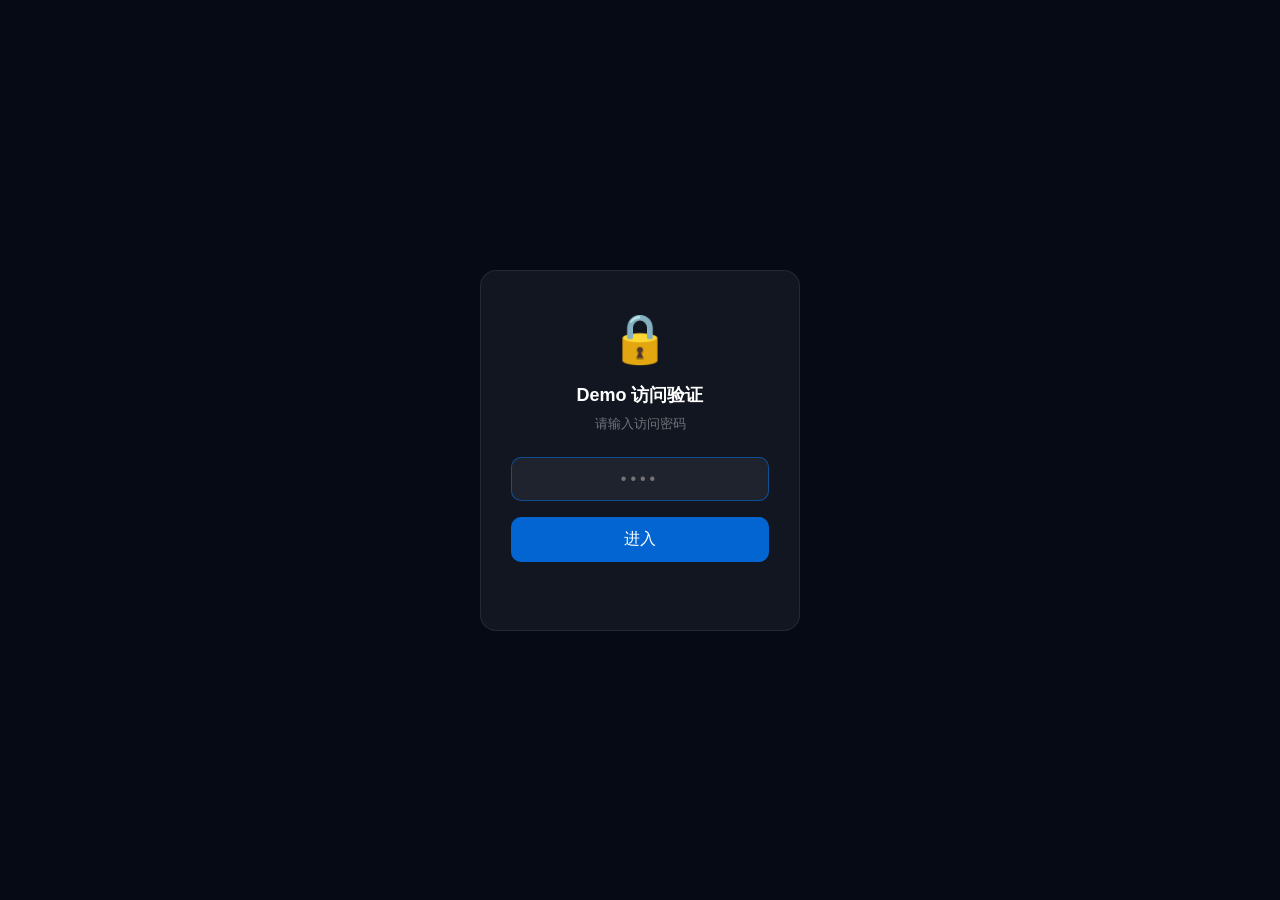
<file: index.html>
<!DOCTYPE html>
<html lang="zh-CN">
<head>
<meta charset="UTF-8">
<meta name="viewport" content="width=device-width, initial-scale=1.0">
<title>Device Center Demo</title>
<style>
  * { margin: 0; padding: 0; box-sizing: border-box; }
  body { font-family: -apple-system, BlinkMacSystemFont, 'Segoe UI', sans-serif; background: #050a15; min-height: 100vh; display: flex; align-items: center; justify-content: center; }

  .lock-screen {
    text-align: center; padding: 40px 30px;
    background: rgba(255,255,255,0.05); border-radius: 16px;
    border: 1px solid rgba(255,255,255,0.08);
    width: 320px;
  }
  .lock-icon { font-size: 48px; margin-bottom: 16px; }
  .lock-title { font-size: 18px; font-weight: 600; color: #fff; margin-bottom: 8px; }
  .lock-subtitle { font-size: 13px; color: rgba(255,255,255,0.4); margin-bottom: 24px; }
  .lock-input {
    width: 100%; padding: 12px 16px; border: 1.5px solid rgba(255,255,255,0.12); border-radius: 10px;
    font-size: 16px; outline: none; text-align: center; letter-spacing: 4px;
    background: rgba(255,255,255,0.06); color: #fff;
    transition: border-color 0.2s;
  }
  .lock-input:focus { border-color: rgba(0,122,255,0.5); }
  .lock-input.error { border-color: #ff3b30; animation: shake 0.4s; }
  .lock-btn {
    width: 100%; margin-top: 16px; padding: 12px; border: none; border-radius: 10px;
    background: rgba(0,122,255,0.8); color: #fff; font-size: 16px; font-weight: 500;
    cursor: pointer; transition: background 0.2s;
  }
  .lock-btn:hover { background: rgba(0,122,255,1); }
  .error-msg { color: #ff3b30; font-size: 13px; margin-top: 10px; min-height: 18px; }

  @keyframes shake {
    0%,100% { transform: translateX(0); }
    25% { transform: translateX(-8px); }
    75% { transform: translateX(8px); }
  }

  /* 双方案展示 */
  .demo-view {
    display: none;
    width: 100vw; height: 100vh;
    flex-direction: column;
  }
  .demo-header {
    flex-shrink: 0; padding: 16px 24px;
    display: flex; align-items: center; justify-content: center; gap: 32px;
    background: rgba(255,255,255,0.03);
    border-bottom: 1px solid rgba(255,255,255,0.06);
  }
  .demo-label {
    font-size: 14px; font-weight: 600; color: rgba(255,255,255,0.7);
    padding: 6px 16px; border-radius: 8px;
    background: rgba(255,255,255,0.05);
  }
  .demo-frames {
    flex: 1; display: flex; gap: 0;
  }
  .demo-frames iframe {
    flex: 1; border: none; height: 100%;
    border-right: 1px solid rgba(255,255,255,0.06);
  }
  .demo-frames iframe:last-child { border-right: none; }
</style>
</head>
<body>

<div class="lock-screen" id="lockScreen">
  <div class="lock-icon">🔒</div>
  <div class="lock-title">Demo 访问验证</div>
  <div class="lock-subtitle">请输入访问密码</div>
  <input class="lock-input" id="pwdInput" type="password" placeholder="••••" maxlength="20" autofocus>
  <button class="lock-btn" id="unlockBtn">进入</button>
  <div class="error-msg" id="errorMsg"></div>
</div>

<div class="demo-view" id="demoView">
  <div class="demo-header">
    <span class="demo-label">方案1 - Bubble Chat</span>
    <span class="demo-label">方案2 - Badge Entry</span>
  </div>
  <div class="demo-frames">
    <iframe src="plan1-bubble-chat.html" id="frame1"></iframe>
    <iframe src="plan2-badge-entry.html" id="frame2"></iframe>
  </div>
</div>

<script>
  const PASSWORD = 'miclaw';

  function unlock() {
    const input = document.getElementById('pwdInput');
    const err = document.getElementById('errorMsg');
    if (input.value === PASSWORD) {
      sessionStorage.setItem('demo_unlocked', '1');
      showDemo();
    } else {
      input.classList.add('error');
      err.textContent = '密码错误，请重试';
      setTimeout(() => input.classList.remove('error'), 400);
    }
  }

  function showDemo() {
    document.getElementById('lockScreen').style.display = 'none';
    const view = document.getElementById('demoView');
    view.style.display = 'flex';
  }

  if (sessionStorage.getItem('demo_unlocked') === '1') showDemo();

  document.getElementById('unlockBtn').addEventListener('click', unlock);
  document.getElementById('pwdInput').addEventListener('keydown', e => { if (e.key === 'Enter') unlock(); });
</script>
</body>
</html>
</file>
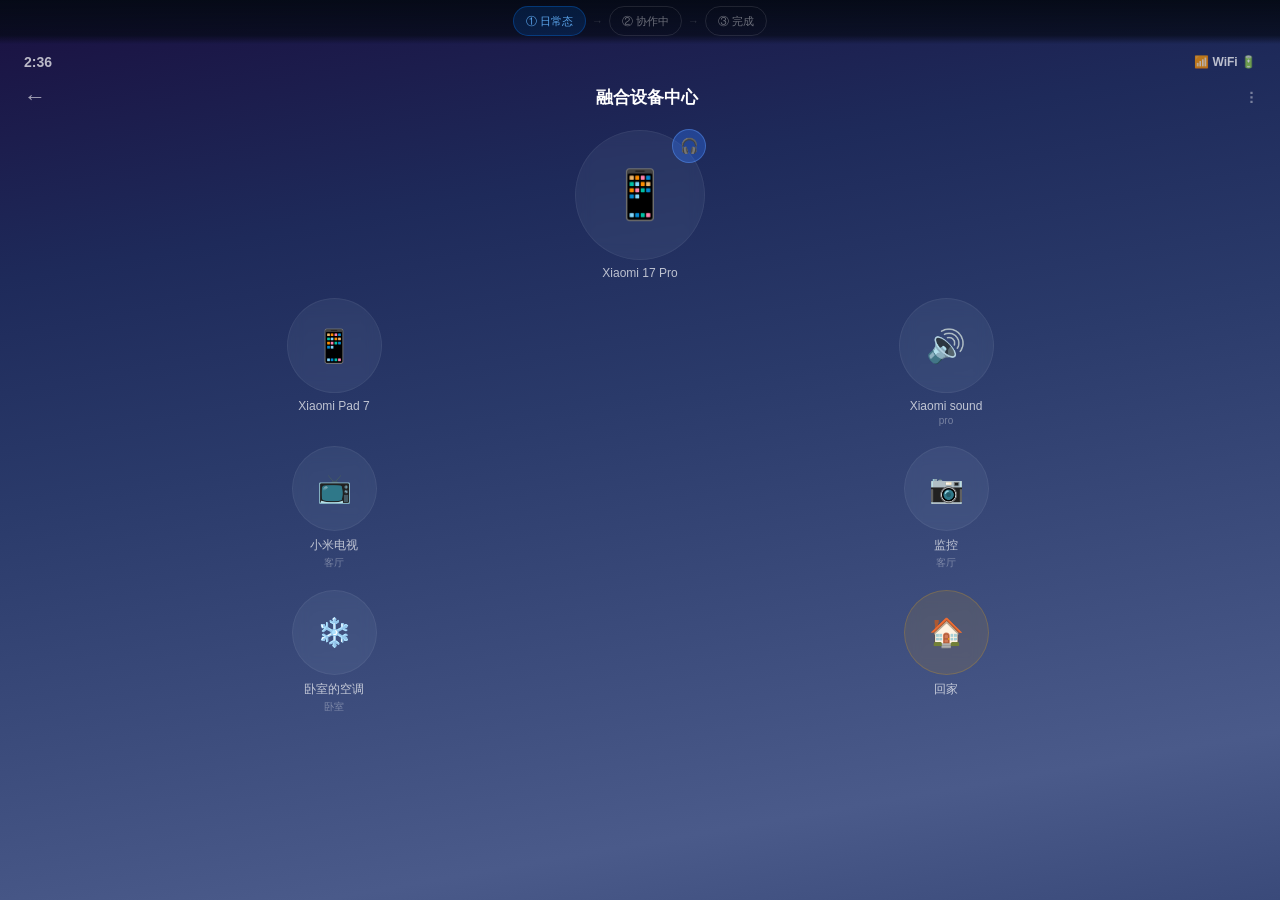
<file: mobile-app.html>
<!DOCTYPE html>
<html lang="zh-CN">
<head>
<meta charset="UTF-8">
<meta name="viewport" content="width=device-width, initial-scale=1.0, maximum-scale=1.0, user-scalable=no, viewport-fit=cover">
<meta name="apple-mobile-web-app-capable" content="yes">
<meta name="apple-mobile-web-app-status-bar-style" content="black-translucent">
<meta name="theme-color" content="#050a15">
<title>MiClaw 设备协作 Demo</title>
<style>
* { margin: 0; padding: 0; box-sizing: border-box; -webkit-tap-highlight-color: transparent; }

:root {
  --safe-top: env(safe-area-inset-top, 0px);
  --safe-bottom: env(safe-area-inset-bottom, 0px);
}

html, body {
  font-family: -apple-system, 'PingFang SC', 'Helvetica Neue', sans-serif;
  background: #050a15; color: #fff;
  width: 100%; height: 100%;
  overflow: hidden; touch-action: manipulation;
}

/* ===== Demo Nav (顶部状态切换) ===== */
.demo-nav {
  position: fixed; top: 0; left: 0; right: 0;
  padding: calc(var(--safe-top) + 6px) 12px 8px;
  display: flex; justify-content: center; gap: 6px;
  z-index: 300;
  background: linear-gradient(180deg, rgba(5,10,21,0.95) 0%, rgba(5,10,21,0.7) 80%, transparent 100%);
}
.demo-nav button {
  padding: 6px 12px; border-radius: 20px; font-size: 11px; font-weight: 500;
  border: 1px solid rgba(255,255,255,0.1); background: transparent;
  color: rgba(255,255,255,0.4); cursor: pointer; transition: all 0.3s;
  white-space: nowrap;
}
.demo-nav button.active {
  background: rgba(0,122,255,0.15); border-color: rgba(0,122,255,0.3);
  color: rgba(100,180,255,0.9);
}
.demo-nav span { color: rgba(255,255,255,0.15); font-size: 11px; line-height: 30px; }

/* ===== 全屏手机容器 ===== */
.app-container {
  position: fixed; inset: 0;
  overflow: hidden;
}

.page {
  position: absolute; inset: 0;
  transition: transform 0.45s cubic-bezier(0.32,0.72,0,1), opacity 0.45s;
  will-change: transform, opacity;
}
.page.hidden-right { transform: translateX(100%); opacity: 0; pointer-events: none; }
.page.hidden-left  { transform: translateX(-30%); opacity: 0.5; pointer-events: none; }

/* ===== 设备中心 ===== */
.dc-page {
  background: linear-gradient(170deg, #1a1040 0%, #1e2a5a 25%, #2a3a6a 45%, #3a4a7a 65%, #4a5a8a 85%, #3a4a7a 100%);
  overflow-y: auto; -webkit-overflow-scrolling: touch;
  padding-top: calc(var(--safe-top) + 44px);
}
.status-bar {
  display: flex; justify-content: space-between; align-items: center;
  padding: 10px 24px 0; font-size: 14px; font-weight: 600; color: rgba(255,255,255,0.7);
}
.dc-header {
  display: flex; justify-content: space-between; align-items: center; padding: 14px 24px 8px;
}
.dc-header .back { font-size: 22px; color: rgba(255,255,255,0.6); }
.dc-header .title { font-size: 17px; font-weight: 600; }
.dc-header .more { font-size: 18px; color: rgba(255,255,255,0.4); }

.bubble-area { position: relative; width: 100%; padding-bottom: calc(var(--safe-bottom) + 40px); }

.dev-bubble {
  display: flex; flex-direction: column; align-items: center; gap: 6px;
  cursor: pointer; transition: transform 0.2s;
}
.dev-bubble:active { transform: scale(0.95); }

.b-circle {
  border-radius: 50%;
  display: flex; align-items: center; justify-content: center;
  position: relative;
  background: rgba(180,200,230,0.08);
  border: 1px solid rgba(255,255,255,0.06);
  backdrop-filter: blur(8px); -webkit-backdrop-filter: blur(8px);
}
.b-name { font-size: 12px; color: rgba(255,255,255,0.7); text-align: center; white-space: nowrap; }
.b-sub  { font-size: 10px; color: rgba(255,255,255,0.35); margin-top: -4px; text-align: center; }

.row-main { display: flex; justify-content: center; padding: 12px 0 8px; }
.row-main .b-circle { width: min(130px, 33vw); height: min(130px, 33vw); }
.row-main .emoji { font-size: min(48px, 12vw); }

.earbuds {
  position: absolute; top: -2px; right: -2px;
  width: 34px; height: 34px; border-radius: 50%;
  background: rgba(50,120,255,0.35); border: 1.5px solid rgba(100,160,255,0.4);
  display: flex; align-items: center; justify-content: center; font-size: 15px;
  z-index: 3;
}

/* MiClaw Badge */
.miclaw-badge {
  position: absolute; bottom: -2px; left: -2px;
  width: 38px; height: 38px; border-radius: 50%;
  background: linear-gradient(135deg, rgba(130,80,220,0.5), rgba(80,140,255,0.4));
  border: 2px solid rgba(160,120,255,0.5);
  display: flex; align-items: center; justify-content: center;
  font-size: 16px; z-index: 3; cursor: pointer;
  opacity: 0; transform: scale(0);
  transition: opacity 0.4s, transform 0.4s cubic-bezier(0.34,1.56,0.64,1);
  box-shadow: 0 0 12px rgba(130,80,220,0.3);
}
.miclaw-badge.show { opacity: 1; transform: scale(1); animation: badge-breathe 2.5s ease-in-out infinite; }
.miclaw-badge:active { transform: scale(0.85); }
@keyframes badge-breathe {
  0%, 100% { box-shadow: 0 0 10px rgba(130,80,220,0.25); }
  50% { box-shadow: 0 0 22px rgba(130,80,220,0.5); }
}
.miclaw-badge.done-badge {
  background: linear-gradient(135deg, rgba(0,200,100,0.5), rgba(0,180,80,0.4));
  border-color: rgba(0,230,118,0.5);
  animation: badge-breathe-done 2.5s ease-in-out infinite;
}
@keyframes badge-breathe-done {
  0%, 100% { box-shadow: 0 0 10px rgba(0,200,100,0.25); }
  50% { box-shadow: 0 0 22px rgba(0,200,100,0.5); }
}
.badge-dot {
  position: absolute; top: -1px; right: -1px;
  width: 8px; height: 8px; border-radius: 50%;
  background: #ff5252; border: 1.5px solid rgba(20,10,40,0.8);
  opacity: 0; transition: opacity 0.3s;
}
.badge-dot.show { opacity: 1; animation: dot-blink 1.5s ease-in-out infinite; }
@keyframes dot-blink { 0%, 100% { opacity: 1; } 50% { opacity: 0.4; } }

.row-devices { display: flex; justify-content: space-around; padding: 10px 28px; }
.row-devices .b-circle { width: min(95px, 24vw); height: min(95px, 24vw); }
.row-small { display: flex; justify-content: space-around; padding: 10px 28px; }
.row-small .b-circle { width: min(85px, 22vw); height: min(85px, 22vw); }
.row-bottom { display: flex; justify-content: space-around; padding: 10px 28px; }
.row-bottom .b-circle { width: min(85px, 22vw); height: min(85px, 22vw); }
.scene-circle { background: rgba(255,180,0,0.1) !important; border-color: rgba(255,180,0,0.2) !important; }

/* ===== 群聊页 ===== */
.chat-page {
  background: linear-gradient(180deg, #0c1829, #080e1e);
  display: flex; flex-direction: column;
  padding-top: calc(var(--safe-top) + 44px);
}
.chat-header {
  display: flex; align-items: center; gap: 12px;
  padding: 0 20px 14px; border-bottom: 1px solid rgba(255,255,255,0.05);
}
.chat-back { font-size: 26px; color: rgba(255,255,255,0.6); cursor: pointer; padding: 4px; }
.chat-hinfo { flex: 1; }
.chat-htitle { font-size: 16px; font-weight: 600; }
.chat-hsub { font-size: 11px; color: rgba(255,255,255,0.35); margin-top: 2px; }
.chat-avatars { display: flex; }
.chat-av {
  width: 24px; height: 24px; border-radius: 50%;
  background: rgba(255,255,255,0.08); border: 2px solid #0c1829;
  display: flex; align-items: center; justify-content: center;
  font-size: 12px; margin-left: -6px;
}
.chat-av:first-child { margin-left: 0; }

/* 3D 空间入口卡片 */
.card-3d {
  margin: 12px 16px 4px;
  padding: 14px 16px;
  background: linear-gradient(135deg, rgba(59,130,246,0.1), rgba(6,182,212,0.1), rgba(139,92,246,0.1));
  border: 1px solid rgba(59,130,246,0.2);
  border-radius: 16px;
  display: flex; align-items: center; gap: 12px;
  cursor: pointer; transition: all 0.2s;
  -webkit-tap-highlight-color: transparent;
}
.card-3d:active { transform: scale(0.98); opacity: 0.8; }
.card-3d-icon {
  width: 40px; height: 40px; border-radius: 12px;
  background: linear-gradient(135deg, rgba(59,130,246,0.2), rgba(6,182,212,0.15));
  border: 1px solid rgba(59,130,246,0.3);
  display: flex; align-items: center; justify-content: center;
  font-size: 20px; flex-shrink: 0;
}
.card-3d-info { flex: 1; }
.card-3d-title { font-size: 14px; font-weight: 600; color: rgba(255,255,255,0.9); }
.card-3d-desc { font-size: 11px; color: rgba(255,255,255,0.35); margin-top: 2px; }
.card-3d-arrow { font-size: 12px; color: rgba(59,130,246,0.8); font-weight: 600; }

.chat-msgs {
  flex: 1; overflow-y: auto; padding: 16px 16px 20px;
  display: flex; flex-direction: column; gap: 14px;
  -webkit-overflow-scrolling: touch;
}
.msg-time { text-align: center; font-size: 10px; color: rgba(255,255,255,0.2); padding: 4px 0; }
.msg-r { display: flex; flex-direction: column; align-items: flex-end; gap: 4px; }
.msg-r .sn { font-size: 10px; color: rgba(0,150,255,0.6); font-weight: 500; margin-right: 4px; }
.msg-r .bl {
  background: linear-gradient(135deg, rgba(0,122,255,0.15), rgba(0,122,255,0.08));
  border: 1px solid rgba(0,122,255,0.2); border-radius: 16px 16px 4px 16px;
  padding: 10px 14px; font-size: 13px; line-height: 1.6;
  max-width: 85vw; color: rgba(180,220,255,0.9);
}
.msg-l { display: flex; gap: 8px; align-items: flex-start; }
.msg-av {
  width: 32px; height: 32px; border-radius: 12px;
  display: flex; align-items: center; justify-content: center;
  font-size: 16px; flex-shrink: 0; border: 1px solid rgba(255,255,255,0.08);
}
.msg-av.av-d { background: rgba(0,230,118,0.08); border-color: rgba(0,230,118,0.2); }
.msg-av.av-w { background: rgba(255,215,64,0.08); border-color: rgba(255,215,64,0.15); }
.msg-c { display: flex; flex-direction: column; gap: 3px; }
.msg-c .sn { font-size: 10px; color: rgba(255,255,255,0.35); font-weight: 500; display: flex; align-items: center; gap: 6px; }
.msg-tag { font-size: 9px; padding: 1px 6px; border-radius: 6px; background: rgba(255,255,255,0.06); color: rgba(255,255,255,0.3); }
.msg-c .bl {
  background: rgba(255,255,255,0.05); border: 1px solid rgba(255,255,255,0.07);
  border-radius: 16px 16px 16px 4px; padding: 10px 14px; font-size: 13px;
  line-height: 1.5; max-width: 75vw; color: rgba(255,255,255,0.8);
}
.msg-c .bl.bl-d { background: rgba(0,230,118,0.06); border-color: rgba(0,230,118,0.12); color: rgba(200,255,220,0.9); }
.msg-sys { text-align: center; font-size: 11px; color: rgba(255,255,255,0.25); padding: 2px 0; }
.chat-footer {
  padding: 14px 20px calc(var(--safe-bottom) + 14px); text-align: center;
  border-top: 1px solid rgba(255,255,255,0.05);
  background: rgba(8,14,30,0.95); flex-shrink: 0;
}
.chat-footer span { font-size: 12px; color: rgba(255,255,255,0.25); }

/* ===== 3D 空间页 ===== */
.scene-page {
  background: #0d1117;
  display: flex; flex-direction: column;
}
.scene-header {
  position: absolute; top: 0; left: 0; right: 0;
  padding: calc(var(--safe-top) + 8px) 16px 12px;
  display: flex; align-items: center; gap: 12px;
  z-index: 100;
  background: linear-gradient(180deg, rgba(13,17,23,0.9) 0%, rgba(13,17,23,0.5) 80%, transparent 100%);
}
.scene-close {
  width: 36px; height: 36px; border-radius: 50%;
  background: rgba(255,255,255,0.08); border: 1px solid rgba(255,255,255,0.1);
  display: flex; align-items: center; justify-content: center;
  font-size: 18px; color: rgba(255,255,255,0.7); cursor: pointer;
}
.scene-close:active { background: rgba(255,255,255,0.15); }
.scene-title { font-size: 16px; font-weight: 600; color: rgba(255,255,255,0.9); }
.scene-iframe {
  width: 100%; height: 100%; border: none;
}
</style>
</head>
<body>

<!-- Demo Nav -->
<div class="demo-nav">
  <button class="active" onclick="showState('normal')">① 日常态</button>
  <span>→</span>
  <button onclick="showState('collab')">② 协作中</button>
  <span>→</span>
  <button onclick="showState('done')">③ 完成</button>
</div>

<div class="app-container">
  <!-- ===== 设备中心页 ===== -->
  <div class="page dc-page" id="pageDC">
    <div class="status-bar"><span>2:36</span><span style="font-size:12px">📶 WiFi 🔋</span></div>
    <div class="dc-header">
      <span class="back">←</span>
      <span class="title">融合设备中心</span>
      <span class="more">⋮</span>
    </div>
    <div class="bubble-area">
      <div class="row-main">
        <div class="dev-bubble">
          <div class="b-circle">
            <span class="earbuds">🎧</span>
            <div class="miclaw-badge" id="miclawBadge" onclick="event.stopPropagation(); openChat();">
              <span style="font-size:18px">⚡</span>
              <span class="badge-dot" id="badgeDot"></span>
            </div>
            <span class="emoji" style="font-size:min(48px,12vw)">📱</span>
          </div>
          <span class="b-name">Xiaomi 17 Pro</span>
        </div>
      </div>
      <div class="row-devices">
        <div class="dev-bubble">
          <div class="b-circle"><span class="emoji" style="font-size:32px">📱</span></div>
          <span class="b-name">Xiaomi Pad 7</span>
        </div>
        <div class="dev-bubble">
          <div class="b-circle"><span class="emoji" style="font-size:32px">🔊</span></div>
          <span class="b-name">Xiaomi sound</span>
          <span class="b-sub">pro</span>
        </div>
      </div>
      <div class="row-small">
        <div class="dev-bubble">
          <div class="b-circle"><span class="emoji" style="font-size:28px">📺</span></div>
          <span class="b-name">小米电视</span>
          <span class="b-sub">客厅</span>
        </div>
        <div class="dev-bubble">
          <div class="b-circle"><span class="emoji" style="font-size:28px">📷</span></div>
          <span class="b-name">监控</span>
          <span class="b-sub">客厅</span>
        </div>
      </div>
      <div class="row-bottom">
        <div class="dev-bubble">
          <div class="b-circle"><span class="emoji" style="font-size:28px">❄️</span></div>
          <span class="b-name">卧室的空调</span>
          <span class="b-sub">卧室</span>
        </div>
        <div class="dev-bubble">
          <div class="b-circle scene-circle"><span class="emoji" style="font-size:28px">🏠</span></div>
          <span class="b-name">回家</span>
        </div>
      </div>
    </div>
  </div>

  <!-- ===== 群聊页 ===== -->
  <div class="page chat-page hidden-right" id="pageChat">
    <div class="status-bar"><span>2:38</span><span style="font-size:12px">📶 WiFi 🔋</span></div>
    <div class="chat-header">
      <span class="chat-back" onclick="closeChat()">‹</span>
      <div class="chat-hinfo">
        <div class="chat-htitle">设备协作群聊</div>
        <div class="chat-hsub" id="chatSub">3 台设备协作中</div>
      </div>
      <div class="chat-avatars">
        <div class="chat-av">📱</div><div class="chat-av">💡</div>
        <div class="chat-av">🔊</div><div class="chat-av">📺</div>
      </div>
    </div>

    <!-- 3D 空间入口 -->
    <div class="card-3d" onclick="open3D()">
      <div class="card-3d-icon">🏠</div>
      <div class="card-3d-info">
        <div class="card-3d-title">3D 智能家居空间</div>
        <div class="card-3d-desc">查看设备协作的实时 3D 场景</div>
      </div>
      <div class="card-3d-arrow">进入 →</div>
    </div>

    <div class="chat-msgs" id="chatMsgs">
      <div class="msg-time">今天 18:32</div>
      <div class="msg-r"><span class="sn">📱 手机 · 指挥</span><div class="bl">老板想搞个聚会氛围，我来分配一下——<br>💡 客厅灯调暖光<br>🔊 音箱放点轻松的<br>📺 电视开个氛围屏保</div></div>
      <div class="msg-l"><div class="msg-av av-d">💡</div><div class="msg-c"><span class="sn">客厅吸顶灯 <span class="msg-tag">IoT</span></span><div class="bl">收到，调暖光 60%</div></div></div>
      <div class="msg-l"><div class="msg-av av-w">🔊</div><div class="msg-c"><span class="sn">小米音箱 <span class="msg-tag">Extension</span></span><div class="bl">好的，找个爵士歌单 🎵</div></div></div>
      <div class="msg-l"><div class="msg-av av-w">📺</div><div class="msg-c"><span class="sn">小米电视 <span class="msg-tag">Extension+</span></span><div class="bl">收到，生成祝福卡片中</div></div></div>
      <div class="msg-l"><div class="msg-av av-d">💡</div><div class="msg-c"><span class="sn">客厅吸顶灯</span><div class="bl bl-d">暖光已调好 💡</div></div></div>
      <div class="msg-l"><div class="msg-av av-w">🔊</div><div class="msg-c"><span class="sn">小米音箱</span><div class="bl">找到了，「深夜爵士」歌单，要放吗？🎵</div></div></div>
      <div class="msg-r"><span class="sn">📱 手机</span><div class="bl">放吧 👍</div></div>
      <div class="msg-l msg-done-extra" style="display:none"><div class="msg-av av-d">🔊</div><div class="msg-c"><span class="sn">小米音箱</span><div class="bl bl-d">开始播放「深夜爵士」🎶</div></div></div>
      <div class="msg-l msg-done-extra" style="display:none"><div class="msg-av av-d">📺</div><div class="msg-c"><span class="sn">小米电视</span><div class="bl bl-d">氛围屏保已开 🎂</div></div></div>
      <div class="msg-r msg-done-extra" style="display:none"><span class="sn">📱 手机</span><div class="bl">都搞定了 🎉 灯光暖了、音乐放着、电视也准备好了！</div></div>
      <div class="msg-sys msg-done-extra" style="display:none">— 协作完成 · 3 台设备参与 —</div>
    </div>
    <div class="chat-footer"><span>🔒 群聊为只读，设备协作过程自动记录</span></div>
  </div>

  <!-- ===== 3D 空间页 ===== -->
  <div class="page scene-page hidden-right" id="page3D">
    <div class="scene-header">
      <div class="scene-close" onclick="close3D()">✕</div>
      <span class="scene-title">3D 智能家居空间</span>
    </div>
    <iframe id="sceneFrame" class="scene-iframe" sandbox="allow-scripts allow-same-origin"></iframe>
  </div>
</div>

<script>
const badge = document.getElementById('miclawBadge');
const dot = document.getElementById('badgeDot');
const chatSub = document.getElementById('chatSub');
let scene3DLoaded = false;

function showState(state) {
  closeChat();
  close3D();
  document.querySelectorAll('.demo-nav button').forEach((btn, i) => {
    btn.classList.toggle('active', ['normal','collab','done'][i] === state);
  });
  if (state === 'normal') {
    badge.classList.remove('show', 'done-badge');
    dot.classList.remove('show');
    hideDone();
  } else if (state === 'collab') {
    badge.classList.add('show');
    badge.classList.remove('done-badge');
    dot.classList.add('show');
    chatSub.textContent = '3 台设备协作中';
    hideDone();
  } else if (state === 'done') {
    badge.classList.add('show', 'done-badge');
    dot.classList.remove('show');
    chatSub.textContent = '3 台设备 · 协作完成';
    showDone();
  }
}

function openChat() {
  document.getElementById('pageDC').classList.add('hidden-left');
  document.getElementById('pageChat').classList.remove('hidden-right');
  // 滚动到底部
  setTimeout(() => {
    const msgs = document.getElementById('chatMsgs');
    msgs.scrollTop = msgs.scrollHeight;
  }, 500);
}

function closeChat() {
  document.getElementById('pageChat').classList.add('hidden-right');
  document.getElementById('pageDC').classList.remove('hidden-left');
}

function open3D() {
  const frame = document.getElementById('sceneFrame');
  if (!scene3DLoaded) {
    frame.src = '3d-scene/mobile.html';
    scene3DLoaded = true;
  }
  document.getElementById('pageChat').classList.add('hidden-left');
  document.getElementById('page3D').classList.remove('hidden-right');
}

function close3D() {
  document.getElementById('page3D').classList.add('hidden-right');
  document.getElementById('pageChat').classList.remove('hidden-left');
}

function hideDone() { document.querySelectorAll('.msg-done-extra').forEach(el => el.style.display = 'none'); }
function showDone() { document.querySelectorAll('.msg-done-extra').forEach(el => el.style.display = ''); }
</script>
</body>
</html>
</file>
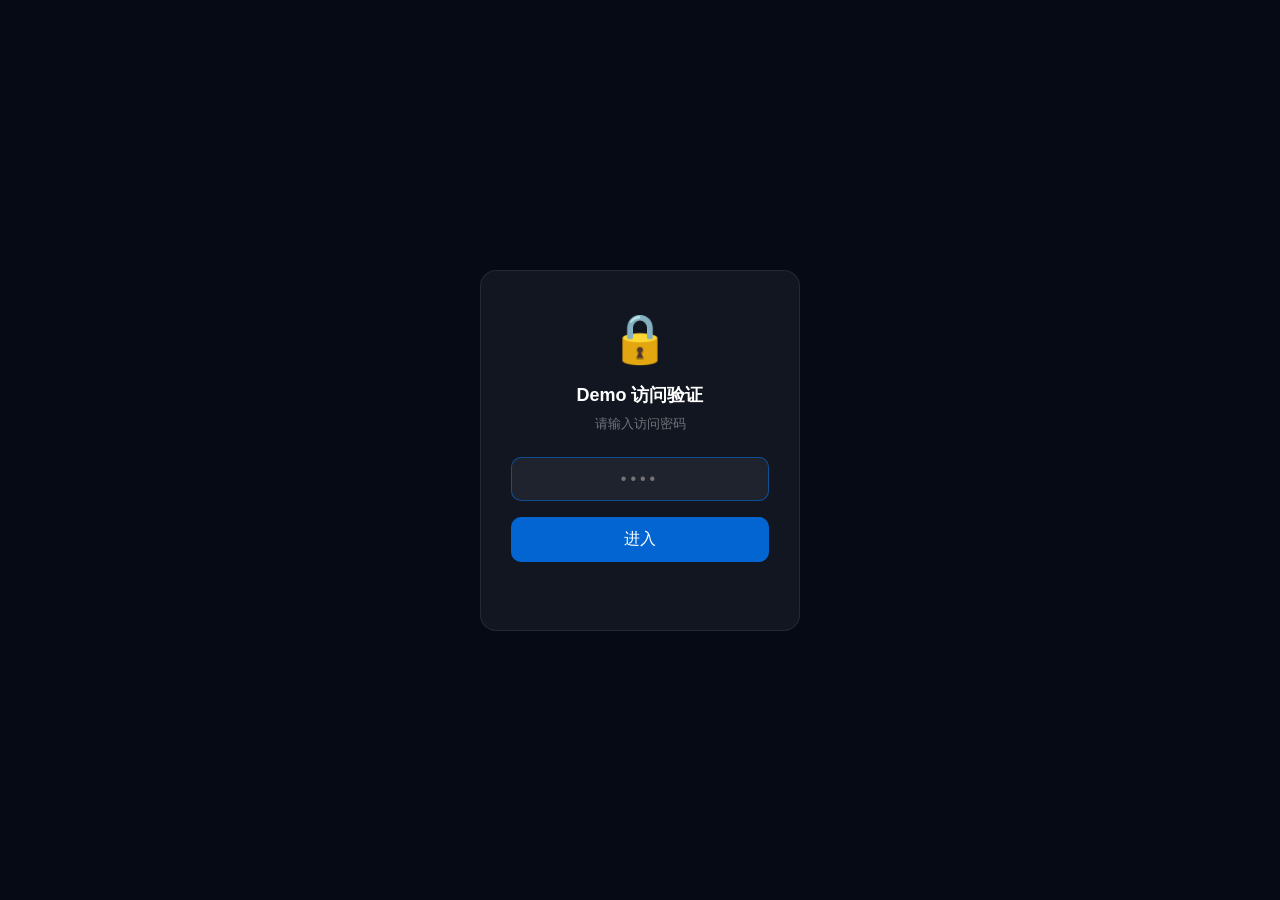
<file: plan1-bubble-chat.html>
<!DOCTYPE html>
<html lang="zh-CN">
<head>
<meta charset="UTF-8">
<meta name="viewport" content="width=device-width, initial-scale=1.0, maximum-scale=1.0, user-scalable=no">
<title>方案1 · Bubble Chat</title>
<script>if(sessionStorage.getItem('demo_unlocked')!=='1'&&!window.frameElement)location.replace('index.html');</script>
<style>
* { margin: 0; padding: 0; box-sizing: border-box; -webkit-tap-highlight-color: transparent; }
body {
  font-family: -apple-system, 'PingFang SC', 'Helvetica Neue', sans-serif;
  background: #050a15; color: #fff; height: 100vh;
  display: flex; flex-direction: column; align-items: center; overflow: hidden;
}

/* 顶部步骤导航 */
.demo-nav {
  flex-shrink: 0; padding: 8px 0 4px;
  display: flex; justify-content: center; gap: 4px; z-index: 200; flex-wrap: wrap;
}
.demo-nav button {
  padding: 5px 10px; border-radius: 16px; font-size: 10px; font-weight: 500;
  border: 1px solid rgba(255,255,255,0.1); background: transparent;
  color: rgba(255,255,255,0.4); cursor: pointer; transition: all 0.3s;
}
.demo-nav button.active {
  background: rgba(0,122,255,0.15); border-color: rgba(0,122,255,0.3);
  color: rgba(100,180,255,0.9);
}
.demo-nav span { color: rgba(255,255,255,0.15); font-size: 10px; line-height: 26px; }

/* 手机壳 */
.phone {
  width: 375px; height: 680px; border-radius: 32px; overflow: hidden;
  border: 2px solid rgba(255,255,255,0.08);
  box-shadow: 0 0 40px rgba(0,0,0,0.4); flex-shrink: 0; position: relative;
}
.page {
  position: absolute; inset: 0;
  transition: transform 0.45s cubic-bezier(0.32,0.72,0,1), opacity 0.45s;
}
.page.hidden-right { transform: translateX(100%); opacity: 0; pointer-events: none; }
.page.hidden-left  { transform: translateX(-30%); opacity: 0.5; pointer-events: none; }

.status-bar {
  display: flex; justify-content: space-between; align-items: center;
  padding: 14px 24px 0; font-size: 14px; font-weight: 600; color: rgba(255,255,255,0.7);
}
@keyframes dot-blink { 0%,100%{opacity:1}50%{opacity:0.3} }
</style>
<style>
/* ===== 小爱对话页 ===== */
.xiaoai-page {
  background: linear-gradient(180deg, #0a0e1a, #0d1525);
  display: flex; flex-direction: column;
}
.xiaoai-header {
  display: flex; align-items: center; justify-content: space-between;
  padding: 8px 20px 12px;
}
.xiaoai-header .back { font-size: 20px; color: rgba(255,255,255,0.5); }
.xiaoai-header .title { font-size: 16px; font-weight: 600; }
.xiaoai-header .more { font-size: 16px; color: rgba(255,255,255,0.3); }

.xiaoai-msgs {
  flex: 1; overflow-y: auto; padding: 12px 16px 16px;
  display: flex; flex-direction: column; gap: 12px;
}
.xa-user { display: flex; justify-content: flex-end; }
.xa-user .xa-bl {
  background: linear-gradient(135deg, rgba(0,122,255,0.2), rgba(0,122,255,0.1));
  border: 1px solid rgba(0,122,255,0.2); border-radius: 16px 16px 4px 16px;
  padding: 10px 14px; font-size: 13px; line-height: 1.5; max-width: 260px;
  color: rgba(180,220,255,0.9);
}
.xa-ai { display: flex; gap: 8px; align-items: flex-start; }
.xa-ai-av {
  width: 32px; height: 32px; border-radius: 50%;
  background: linear-gradient(135deg, #4a6cf7, #6366f1);
  display: flex; align-items: center; justify-content: center;
  font-size: 16px; flex-shrink: 0;
}
.xa-ai .xa-bl {
  background: rgba(255,255,255,0.06); border: 1px solid rgba(255,255,255,0.08);
  border-radius: 16px 16px 16px 4px; padding: 10px 14px; font-size: 13px;
  line-height: 1.5; max-width: 270px; color: rgba(255,255,255,0.85);
}

/* 引流卡片 */
.task-card {
  margin: 4px 0 4px 40px;
  background: linear-gradient(135deg, rgba(100,60,200,0.12), rgba(60,120,255,0.08));
  border: 1px solid rgba(130,100,255,0.2); border-radius: 14px;
  padding: 12px 14px; max-width: 260px; cursor: pointer;
  transition: transform 0.2s; display: none;
}
.task-card:active { transform: scale(0.97); }
.task-card.show { display: block; }
.task-card-title { font-size: 12px; font-weight: 600; color: rgba(200,180,255,0.9); margin-bottom: 6px; }
.task-card-info { font-size: 11px; color: rgba(255,255,255,0.45); line-height: 1.5; }
.task-card-status {
  display: inline-flex; align-items: center; gap: 4px;
  margin-top: 8px; padding: 3px 10px; border-radius: 10px;
  background: rgba(130,100,255,0.15); font-size: 10px; color: rgba(180,160,255,0.8);
}
.task-card-status .dot {
  width: 6px; height: 6px; border-radius: 50%; background: #a78bfa;
  animation: dot-blink 1.5s infinite;
}

/* 小爱输入框 */
.xiaoai-input {
  padding: 12px 16px 28px; display: flex; gap: 10px; align-items: center;
  border-top: 1px solid rgba(255,255,255,0.05); background: rgba(10,14,26,0.95);
}
.xiaoai-input input {
  flex: 1; padding: 10px 14px; border-radius: 20px;
  background: rgba(255,255,255,0.06); border: 1px solid rgba(255,255,255,0.08);
  color: #fff; font-size: 14px; outline: none;
}
.xiaoai-input .send-btn {
  width: 36px; height: 36px; border-radius: 50%;
  background: rgba(0,122,255,0.3); border: none;
  color: rgba(255,255,255,0.6); font-size: 16px; cursor: pointer;
}
</style>
<style>
/* ===== 群聊页 ===== */
.chat-page { background: linear-gradient(180deg, #0c1829, #080e1e); display: flex; flex-direction: column; }
.chat-header {
  display: flex; align-items: center; gap: 12px; padding: 0 20px 14px;
  border-bottom: 1px solid rgba(255,255,255,0.05);
}
.chat-back { font-size: 22px; color: rgba(255,255,255,0.6); cursor: pointer; padding: 4px; }
.chat-hinfo { flex: 1; }
.chat-htitle { font-size: 16px; font-weight: 600; }
.chat-hsub { font-size: 11px; color: rgba(255,255,255,0.35); margin-top: 2px; }
.chat-avatars { display: flex; }
.chat-av {
  width: 24px; height: 24px; border-radius: 50%;
  background: rgba(255,255,255,0.08); border: 2px solid #0c1829;
  display: flex; align-items: center; justify-content: center;
  font-size: 12px; margin-left: -6px;
}
.chat-av:first-child { margin-left: 0; }
.chat-msgs {
  flex: 1; overflow-y: auto; padding: 16px 16px 20px;
  display: flex; flex-direction: column; gap: 14px;
  -webkit-overflow-scrolling: touch;
}
.msg-time { text-align: center; font-size: 10px; color: rgba(255,255,255,0.2); padding: 4px 0; }
.msg-r { display: flex; flex-direction: column; align-items: flex-end; gap: 4px; }
.msg-r .sn { font-size: 10px; color: rgba(0,150,255,0.6); font-weight: 500; margin-right: 4px; }
.msg-r .bl {
  background: linear-gradient(135deg, rgba(0,122,255,0.15), rgba(0,122,255,0.08));
  border: 1px solid rgba(0,122,255,0.2); border-radius: 16px 16px 4px 16px;
  padding: 10px 14px; font-size: 13px; line-height: 1.6; max-width: 260px;
  color: rgba(180,220,255,0.9);
}
.msg-l { display: flex; gap: 8px; align-items: flex-start; }
.msg-av {
  width: 32px; height: 32px; border-radius: 12px;
  display: flex; align-items: center; justify-content: center;
  font-size: 16px; flex-shrink: 0; border: 1px solid rgba(255,255,255,0.08);
}
.msg-av.av-d { background: rgba(0,230,118,0.08); border-color: rgba(0,230,118,0.2); }
.msg-av.av-w { background: rgba(255,215,64,0.08); border-color: rgba(255,215,64,0.15); }
.msg-c { display: flex; flex-direction: column; gap: 3px; }
.msg-c .sn {
  font-size: 10px; color: rgba(255,255,255,0.35); font-weight: 500;
  display: flex; align-items: center; gap: 6px;
}
.msg-tag {
  font-size: 9px; padding: 1px 6px; border-radius: 6px;
  background: rgba(255,255,255,0.06); color: rgba(255,255,255,0.3);
}
.msg-c .bl {
  background: rgba(255,255,255,0.05); border: 1px solid rgba(255,255,255,0.07);
  border-radius: 16px 16px 16px 4px; padding: 10px 14px; font-size: 13px;
  line-height: 1.5; max-width: 240px; color: rgba(255,255,255,0.8);
}
.msg-c .bl.bl-d {
  background: rgba(0,230,118,0.06); border-color: rgba(0,230,118,0.12);
  color: rgba(200,255,220,0.9);
}
.msg-sys { text-align: center; font-size: 11px; color: rgba(255,255,255,0.25); padding: 2px 0; }
.chat-footer {
  padding: 14px 20px 28px; text-align: center;
  border-top: 1px solid rgba(255,255,255,0.05);
  background: rgba(8,14,30,0.95); flex-shrink: 0;
}
.chat-footer span { font-size: 12px; color: rgba(255,255,255,0.25); }
</style>
<style>
/* ===== 桌面页（超级岛） ===== */
.desktop-page {
  background: linear-gradient(180deg, #1a1a2e, #16213e);
  display: flex; flex-direction: column;
}
.super-island {
  position: absolute; top: 8px; left: 50%; transform: translateX(-50%);
  z-index: 100;
  background: rgba(0,0,0,0.85); border-radius: 22px;
  padding: 6px 14px 6px 8px;
  display: none; align-items: center; gap: 6px;
  cursor: pointer;
  box-shadow: 0 2px 16px rgba(0,0,0,0.5);
  white-space: nowrap;
  animation: si-pop 0.4s cubic-bezier(0.34,1.56,0.64,1);
}
.super-island.show { display: flex; }
@keyframes si-pop { from { transform: translateX(-50%) scale(0.8); opacity: 0; } to { transform: translateX(-50%) scale(1); opacity: 1; } }
.si-miclaw {
  width: 16px; height: 16px; border-radius: 50%; object-fit: cover;
  flex-shrink: 0;
}
.si-text { font-size: 11px; font-weight: 500; color: rgba(255,255,255,0.8); }
.si-status {
  width: 6px; height: 6px; border-radius: 50%;
  background: #a78bfa; animation: dot-blink 1.5s infinite;
}

/* 桌面 App 图标网格 */
.desktop-grid {
  flex: 1; display: grid;
  grid-template-columns: repeat(4, 1fr);
  gap: 20px 0; padding: 60px 24px 20px;
  align-content: start;
}
.app-icon {
  display: flex; flex-direction: column; align-items: center; gap: 6px;
}
.app-icon-circle {
  width: 52px; height: 52px; border-radius: 14px;
  display: flex; align-items: center; justify-content: center;
  font-size: 24px;
}
.app-icon-label { font-size: 10px; color: rgba(255,255,255,0.6); }
.app-wechat { background: linear-gradient(135deg, #07c160, #06ad56); }
.app-photos { background: linear-gradient(135deg, #ff6b6b, #ee5a24); }
.app-settings { background: linear-gradient(135deg, #636e72, #2d3436); }
.app-camera { background: linear-gradient(135deg, #fdcb6e, #e17055); }
.app-music { background: linear-gradient(135deg, #e84393, #fd79a8); }
.app-browser { background: linear-gradient(135deg, #0984e3, #74b9ff); }
.app-files { background: linear-gradient(135deg, #00b894, #55efc4); }
.app-clock { background: linear-gradient(135deg, #2d3436, #636e72); }

/* 桌面底部 dock */
.desktop-dock {
  padding: 12px 32px 28px;
  display: flex; justify-content: space-around;
  background: rgba(0,0,0,0.2);
  border-top: 1px solid rgba(255,255,255,0.05);
}
.dock-icon {
  width: 48px; height: 48px; border-radius: 14px;
  display: flex; align-items: center; justify-content: center;
  font-size: 22px; background: rgba(255,255,255,0.08);
}
</style>
<style>
/* ===== 设备中心页 ===== */
.dc-page {
  background: linear-gradient(170deg, #1a1040 0%, #1e2a5a 25%, #2a3a6a 45%, #3a4a7a 65%, #4a5a8a 85%, #3a4a7a 100%);
  overflow-y: auto; -webkit-overflow-scrolling: touch;
}
.dc-header {
  display: flex; justify-content: space-between; align-items: center; padding: 14px 24px 8px;
}
.dc-header .back { font-size: 22px; color: rgba(255,255,255,0.6); cursor: pointer; }
.dc-header .title { font-size: 17px; font-weight: 600; }
.dc-header .more { font-size: 18px; color: rgba(255,255,255,0.4); }
.bubble-area { position: relative; width: 100%; padding-bottom: 20px; }
.dev-bubble {
  display: flex; flex-direction: column; align-items: center; gap: 6px;
  cursor: pointer; transition: transform 0.2s;
}
.dev-bubble:active { transform: scale(0.95); }
.b-circle {
  border-radius: 50%; display: flex; align-items: center; justify-content: center;
  position: relative; background: rgba(180,200,230,0.08);
  border: 1px solid rgba(255,255,255,0.06);
  backdrop-filter: blur(8px); -webkit-backdrop-filter: blur(8px);
}
.b-name { font-size: 12px; color: rgba(255,255,255,0.7); text-align: center; white-space: nowrap; }
.b-sub { font-size: 10px; color: rgba(255,255,255,0.35); margin-top: -4px; text-align: center; }
.row-main { display: flex; justify-content: center; padding: 12px 0 8px; position: relative; }
.row-main .b-circle { width: 120px; height: 120px; }
.earbuds {
  position: absolute; top: -2px; right: -2px;
  width: 30px; height: 30px; border-radius: 50%;
  background: rgba(50,120,255,0.35); border: 1.5px solid rgba(100,160,255,0.4);
  display: flex; align-items: center; justify-content: center; font-size: 13px;
}
.device-grid {
  display: flex; flex-wrap: wrap; justify-content: space-around;
  padding: 8px 24px; gap: 10px 0;
}
.device-grid .dev-bubble, .device-grid .collab-bubble {
  width: calc(50% - 8px); display: flex; flex-direction: column; align-items: center;
}
.device-grid .b-circle { width: 78px; height: 78px; }
.scene-circle { background: rgba(255,180,0,0.1) !important; border-color: rgba(255,180,0,0.2) !important; }

/* 协作球 */
.collab-bubble {
  display: none; flex-direction: column; align-items: center; gap: 6px;
  cursor: pointer; transition: transform 0.2s;
}
.collab-bubble:active { transform: scale(0.95); }
.collab-bubble.show { display: flex; }
.collab-circle {
  width: 78px; height: 78px; border-radius: 50%;
  position: relative; display: flex; align-items: center; justify-content: center;
}
.collab-bg {
  position: absolute; inset: 0; border-radius: 50%;
  background: linear-gradient(135deg, rgba(100,60,200,0.25), rgba(60,120,255,0.2));
  border: 1.5px solid rgba(130,100,255,0.3);
}
.collab-glow {
  position: absolute; inset: -8px; border-radius: 50%;
  background: radial-gradient(circle, rgba(100,80,220,0.2) 0%, transparent 70%);
  animation: glow-pulse 3s ease-in-out infinite;
}
@keyframes glow-pulse { 0%,100%{transform:scale(1);opacity:0.6}50%{transform:scale(1.15);opacity:1} }
.collab-devices {
  position: relative; z-index: 2;
  display: flex; flex-direction: column; align-items: center; gap: 2px;
}
.collab-devices-top { display: flex; justify-content: center; }
.collab-devices-bottom { display: flex; gap: 6px; }
.cd-icon {
  font-size: 16px; filter: drop-shadow(0 1px 3px rgba(0,0,0,0.3));
  animation: cd-float 3s ease-in-out infinite;
}
.cd-icon:nth-child(1) { animation-delay: 0s; }
.cd-icon:nth-child(2) { animation-delay: -1s; }
.collab-devices-top .cd-icon { animation-delay: -2s; }
@keyframes cd-float { 0%,100%{transform:translateY(0)}50%{transform:translateY(-3px)} }
.collab-name {
  font-size: 11px; color: rgba(200,180,255,0.8);
  font-weight: 500; white-space: nowrap;
}
</style>
</head>
<body>
<div class="demo-nav">
  <button class="active" onclick="go('xiaoai')">① 小爱对话</button><span>→</span>
  <button onclick="go('chat')">② 群聊</button><span>→</span>
  <button onclick="go('desktop')">③ 桌面(超级岛)</button><span>→</span>
  <button onclick="go('dc')">④ 设备中心</button>
</div>
<div class="phone">

  <!-- P1: 小爱对话页 -->
  <div class="page xiaoai-page" id="pageXiaoai">
    <div class="status-bar"><span>18:30</span><span style="font-size:12px">📶 WiFi 🔋</span></div>
    <div class="xiaoai-header">
      <span class="back">←</span><span class="title">小爱同学</span><span class="more">⋯</span>
    </div>
    <div class="xiaoai-msgs" id="xiaoaiMsgs">
      <div class="xa-user"><div class="xa-bl">帮我搞个聚会氛围，客厅灯调暖光，音箱放点轻松的爵士，电视开个氛围屏保</div></div>
      <div class="xa-ai">
        <div class="xa-ai-av">🤖</div>
        <div class="xa-bl">好的，我来帮你安排 🎉<br><br>正在协调 3 台设备：<br>💡 客厅吸顶灯 → 暖光<br>🔊 小米音箱 → 爵士歌单<br>📺 小米电视 → 氛围屏保<br><br>已发起设备协作，你可以在融合设备中心随时查看进度 👇</div>
      </div>
      <!-- 引流卡片 -->
      <div class="task-card" id="taskCard" onclick="go('chat')">
        <div class="task-card-title">🎉 聚会氛围</div>
        <div class="task-card-info">💡 客厅灯 · 🔊 音箱 · 📺 电视</div>
        <div class="task-card-status"><span class="dot"></span> 3 台设备协作中</div>
      </div>
    </div>
    <div class="xiaoai-input">
      <input type="text" placeholder="跟小爱说点什么..." disabled>
      <button class="send-btn">↑</button>
    </div>
  </div>

  <!-- P2: 群聊页 -->
  <div class="page chat-page hidden-right" id="pageChat">
    <div class="status-bar"><span>18:32</span><span style="font-size:12px">📶 WiFi 🔋</span></div>
    <div class="chat-header">
      <span class="chat-back" onclick="go('xiaoai')">‹</span>
      <div class="chat-hinfo">
        <div class="chat-htitle">设备协作群聊</div>
        <div class="chat-hsub">3 台设备协作中</div>
      </div>
      <div class="chat-avatars">
        <div class="chat-av">📱</div><div class="chat-av">💡</div>
        <div class="chat-av">🔊</div><div class="chat-av">📺</div>
      </div>
    </div>
    <div class="chat-msgs">
      <div class="msg-time">今天 18:32</div>
      <div class="msg-r"><span class="sn">📱 手机 · 指挥</span><div class="bl">老板想搞个聚会氛围，我来分配一下——<br>💡 客厅灯调暖光<br>🔊 音箱放点轻松的<br>📺 电视开个氛围屏保</div></div>
      <div class="msg-l"><div class="msg-av av-d">💡</div><div class="msg-c"><span class="sn">客厅吸顶灯 <span class="msg-tag">IoT</span></span><div class="bl">收到，调暖光 60%</div></div></div>
      <div class="msg-l"><div class="msg-av av-w">🔊</div><div class="msg-c"><span class="sn">小米音箱 <span class="msg-tag">Extension</span></span><div class="bl">好的，找个爵士歌单 🎵</div></div></div>
      <div class="msg-l"><div class="msg-av av-w">📺</div><div class="msg-c"><span class="sn">小米电视 <span class="msg-tag">Extension+</span></span><div class="bl">收到，生成祝福卡片中</div></div></div>
      <div class="msg-l"><div class="msg-av av-d">💡</div><div class="msg-c"><span class="sn">客厅吸顶灯</span><div class="bl bl-d">暖光已调好 💡</div></div></div>
      <div class="msg-l"><div class="msg-av av-w">🔊</div><div class="msg-c"><span class="sn">小米音箱</span><div class="bl">找到了，「深夜爵士」歌单，要放吗？🎵</div></div></div>
      <div class="msg-r"><span class="sn">📱 手机</span><div class="bl">放吧 👍</div></div>
    </div>
    <div class="chat-footer"><span>🔒 群聊为只读，设备协作过程自动记录</span></div>
  </div>

  <!-- P3: 桌面页（超级岛） -->
  <div class="page desktop-page hidden-right" id="pageDesktop">
    <!-- 超级岛 -->
    <div class="super-island" id="superIsland" onclick="go('dc')">
      <img class="si-miclaw" src="miclaw-icon.png" alt="MiClaw">
      <span class="si-text">聚会氛围 · 执行中</span>
      <span class="si-status"></span>
    </div>
    <div class="status-bar"><span>18:35</span><span style="font-size:12px">📶 WiFi 🔋</span></div>
    <div class="desktop-grid">
      <div class="app-icon"><div class="app-icon-circle app-wechat">💬</div><span class="app-icon-label">微信</span></div>
      <div class="app-icon"><div class="app-icon-circle app-photos">🖼</div><span class="app-icon-label">相册</span></div>
      <div class="app-icon"><div class="app-icon-circle app-settings">⚙️</div><span class="app-icon-label">设置</span></div>
      <div class="app-icon"><div class="app-icon-circle app-camera">📷</div><span class="app-icon-label">相机</span></div>
      <div class="app-icon"><div class="app-icon-circle app-music">🎵</div><span class="app-icon-label">音乐</span></div>
      <div class="app-icon"><div class="app-icon-circle app-browser">🌐</div><span class="app-icon-label">浏览器</span></div>
      <div class="app-icon"><div class="app-icon-circle app-files">📁</div><span class="app-icon-label">文件管理</span></div>
      <div class="app-icon"><div class="app-icon-circle app-clock">🕐</div><span class="app-icon-label">时钟</span></div>
    </div>
    <div class="desktop-dock">
      <div class="dock-icon">📞</div>
      <div class="dock-icon">💬</div>
      <div class="dock-icon">🧭</div>
      <div class="dock-icon">📷</div>
    </div>
  </div>

  <!-- P4: 设备中心页 -->
  <div class="page dc-page hidden-right" id="pageDC">
    <div class="status-bar"><span>18:36</span><span style="font-size:12px">📶 WiFi 🔋</span></div>
    <div class="dc-header">
      <span class="back" onclick="go('desktop')">←</span>
      <span class="title">融合设备中心</span>
      <span class="more">⋮</span>
    </div>
    <div class="bubble-area">
      <div class="row-main">
        <div class="dev-bubble">
          <div class="b-circle">
            <span class="earbuds">🎧</span>
            <span style="font-size:42px">📱</span>
          </div>
          <span class="b-name">Xiaomi 17 Pro</span>
        </div>
      </div>
      <div class="device-grid">
        <!-- 协作球 -->
        <div class="collab-bubble" id="collabBubble" onclick="go('chat')">
          <div class="collab-circle">
            <div class="collab-glow"></div>
            <div class="collab-bg"></div>
            <div class="collab-devices">
              <div class="collab-devices-top"><span class="cd-icon">💡</span></div>
              <div class="collab-devices-bottom"><span class="cd-icon">🔊</span><span class="cd-icon">📺</span></div>
            </div>
          </div>
          <span class="collab-name">聚会氛围</span>
        </div>
        <!-- 其他设备 -->
        <div class="dev-bubble"><div class="b-circle"><span style="font-size:26px">📱</span></div><span class="b-name">Xiaomi Pad 7</span></div>
        <div class="dev-bubble"><div class="b-circle"><span style="font-size:26px">🔊</span></div><span class="b-name">Xiaomi sound</span><span class="b-sub">pro</span></div>
        <div class="dev-bubble"><div class="b-circle"><span style="font-size:26px">📺</span></div><span class="b-name">小米电视</span><span class="b-sub">客厅</span></div>
        <div class="dev-bubble"><div class="b-circle"><span style="font-size:26px">📷</span></div><span class="b-name">监控</span><span class="b-sub">客厅</span></div>
        <div class="dev-bubble"><div class="b-circle"><span style="font-size:26px">❄️</span></div><span class="b-name">卧室的空调</span><span class="b-sub">卧室</span></div>
        <div class="dev-bubble"><div class="b-circle scene-circle"><span style="font-size:26px">🏠</span></div><span class="b-name">回家</span></div>
      </div>
    </div>
  </div>

</div><!-- end .phone -->

<script>
const pages = {
  xiaoai: 'pageXiaoai',
  chat: 'pageChat',
  desktop: 'pageDesktop',
  dc: 'pageDC'
};
const stepOrder = ['xiaoai', 'chat', 'desktop', 'dc'];
let currentPage = 'xiaoai';

function hideAll() {
  Object.values(pages).forEach(id => {
    const el = document.getElementById(id);
    el.classList.add('hidden-right');
    el.classList.remove('hidden-left');
  });
}

function showPage(name) {
  const newIdx = stepOrder.indexOf(name);
  Object.values(pages).forEach(id => {
    const el = document.getElementById(id);
    const pageKey = Object.keys(pages).find(k => pages[k] === id);
    const pageIdx = stepOrder.indexOf(pageKey);
    if (id === pages[name]) {
      el.classList.remove('hidden-right', 'hidden-left');
    } else if (pageIdx < newIdx) {
      el.classList.add('hidden-left');
      el.classList.remove('hidden-right');
    } else {
      el.classList.add('hidden-right');
      el.classList.remove('hidden-left');
    }
  });
  currentPage = name;
}

function go(step) {
  // Update nav buttons
  const idx = stepOrder.indexOf(step);
  document.querySelectorAll('.demo-nav button').forEach((btn, i) => {
    btn.classList.toggle('active', i === idx);
  });

  // Reset visibility of step-specific elements
  document.getElementById('taskCard').classList.remove('show');
  document.getElementById('superIsland').classList.remove('show');
  document.getElementById('collabBubble').classList.remove('show');

  if (step === 'xiaoai') {
    showPage('xiaoai');
    // Show task card in step 1
    document.getElementById('taskCard').classList.add('show');
  }
  else if (step === 'chat') {
    showPage('chat');
  }
  else if (step === 'desktop') {
    showPage('desktop');
    // Show super island in step 3
    document.getElementById('superIsland').classList.add('show');
  }
  else if (step === 'dc') {
    showPage('dc');
    // Show collab bubble in step 4
    document.getElementById('collabBubble').classList.add('show');
  }
}

// Init: show task card on first load
document.getElementById('taskCard').classList.add('show');
</script>
</body>
</html>
</file>
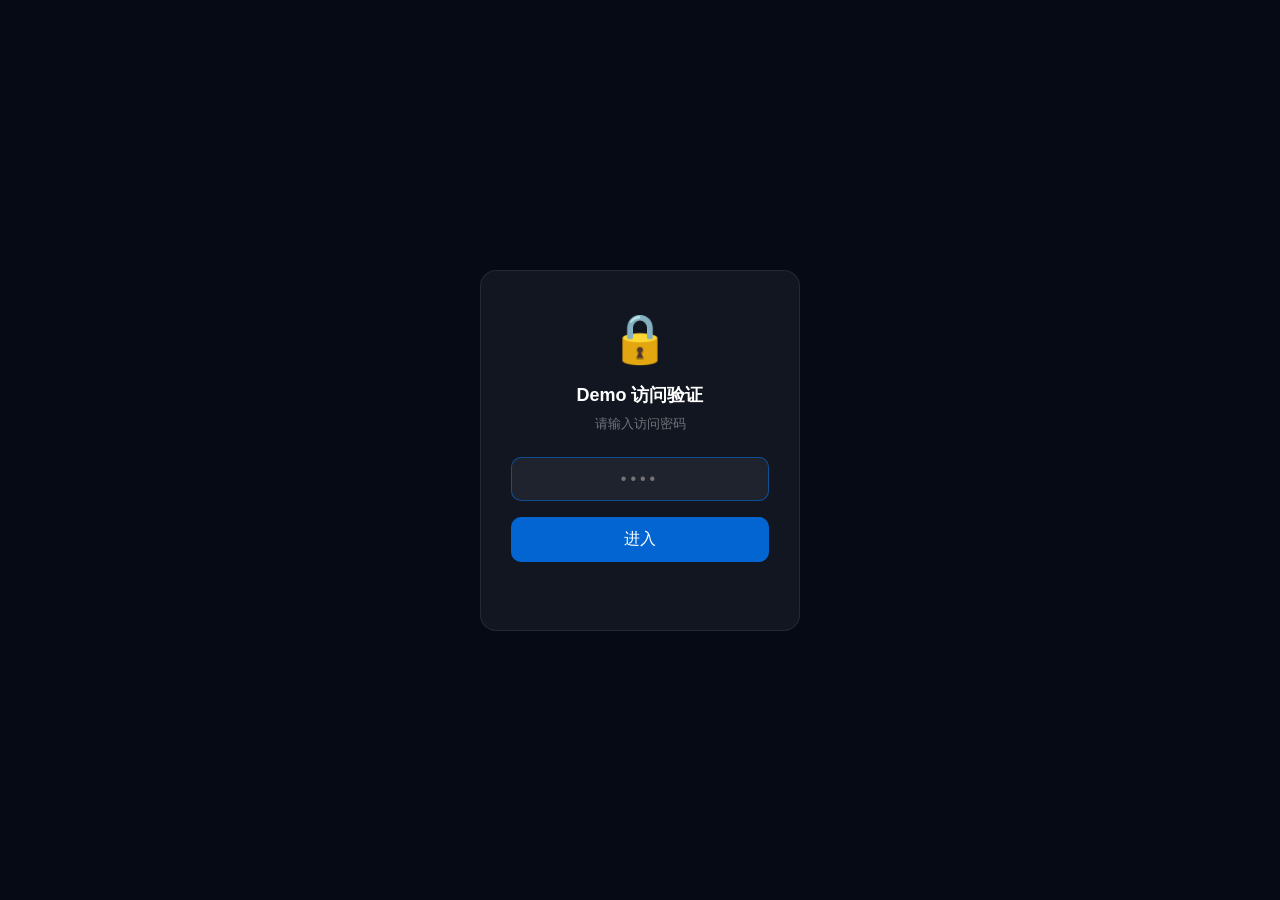
<file: plan2-badge-entry.html>
<!DOCTYPE html>
<html lang="zh-CN">
<head>
<meta charset="UTF-8">
<meta name="viewport" content="width=device-width, initial-scale=1.0, maximum-scale=1.0, user-scalable=no">
<title>方案2 · Badge Entry</title>
<script>if(sessionStorage.getItem('demo_unlocked')!=='1'&&!window.frameElement)location.replace('index.html');</script>
<style>
* { margin: 0; padding: 0; box-sizing: border-box; -webkit-tap-highlight-color: transparent; }
body {
  font-family: -apple-system, 'PingFang SC', 'Helvetica Neue', sans-serif;
  background: #050a15; color: #fff; height: 100vh;
  display: flex; flex-direction: column; align-items: center; overflow: hidden;
}
.demo-nav {
  flex-shrink: 0; padding: 8px 0 4px;
  display: flex; justify-content: center; gap: 4px; z-index: 200; flex-wrap: wrap;
}
.demo-nav button {
  padding: 5px 10px; border-radius: 16px; font-size: 10px; font-weight: 500;
  border: 1px solid rgba(255,255,255,0.1); background: transparent;
  color: rgba(255,255,255,0.4); cursor: pointer; transition: all 0.3s;
}
.demo-nav button.active {
  background: rgba(0,122,255,0.15); border-color: rgba(0,122,255,0.3);
  color: rgba(100,180,255,0.9);
}
.demo-nav span { color: rgba(255,255,255,0.15); font-size: 10px; line-height: 26px; }
.phone {
  width: 375px; height: 680px; border-radius: 32px; overflow: hidden;
  border: 2px solid rgba(255,255,255,0.08);
  box-shadow: 0 0 40px rgba(0,0,0,0.4); flex-shrink: 0; position: relative;
}
.page { position: absolute; inset: 0; transition: transform 0.45s cubic-bezier(0.32,0.72,0,1), opacity 0.45s; }
.page.hidden-right { transform: translateX(100%); opacity: 0; pointer-events: none; }
.page.hidden-left  { transform: translateX(-30%); opacity: 0.5; pointer-events: none; }
.status-bar { display: flex; justify-content: space-between; align-items: center; padding: 14px 24px 0; font-size: 14px; font-weight: 600; color: rgba(255,255,255,0.7); }
@keyframes dot-blink { 0%,100%{opacity:1}50%{opacity:0.3} }
</style>
<style>
/* 小爱对话 */
.xiaoai-page { background: linear-gradient(180deg, #0a0e1a, #0d1525); display: flex; flex-direction: column; }
.xiaoai-header { display: flex; align-items: center; justify-content: space-between; padding: 8px 20px 12px; }
.xiaoai-header .back { font-size: 20px; color: rgba(255,255,255,0.5); }
.xiaoai-header .title { font-size: 16px; font-weight: 600; }
.xiaoai-header .more { font-size: 16px; color: rgba(255,255,255,0.3); }
.xiaoai-msgs { flex: 1; overflow-y: auto; padding: 12px 16px 16px; display: flex; flex-direction: column; gap: 12px; }
.xa-user { display: flex; justify-content: flex-end; }
.xa-user .xa-bl { background: linear-gradient(135deg, rgba(0,122,255,0.2), rgba(0,122,255,0.1)); border: 1px solid rgba(0,122,255,0.2); border-radius: 16px 16px 4px 16px; padding: 10px 14px; font-size: 13px; line-height: 1.5; max-width: 260px; color: rgba(180,220,255,0.9); }
.xa-ai { display: flex; gap: 8px; align-items: flex-start; }
.xa-ai-av { width: 32px; height: 32px; border-radius: 50%; background: linear-gradient(135deg, #4a6cf7, #6366f1); display: flex; align-items: center; justify-content: center; font-size: 16px; flex-shrink: 0; }
.xa-ai .xa-bl { background: rgba(255,255,255,0.06); border: 1px solid rgba(255,255,255,0.08); border-radius: 16px 16px 16px 4px; padding: 10px 14px; font-size: 13px; line-height: 1.5; max-width: 270px; color: rgba(255,255,255,0.85); }
.task-card { margin: 4px 0 4px 40px; background: linear-gradient(135deg, rgba(100,60,200,0.12), rgba(60,120,255,0.08)); border: 1px solid rgba(130,100,255,0.2); border-radius: 14px; padding: 12px 14px; max-width: 260px; cursor: pointer; transition: transform 0.2s; display: none; }
.task-card:active { transform: scale(0.97); }
.task-card.show { display: block; }
.task-card-title { font-size: 12px; font-weight: 600; color: rgba(200,180,255,0.9); margin-bottom: 6px; }
.task-card-info { font-size: 11px; color: rgba(255,255,255,0.45); line-height: 1.5; }
.task-card-status { display: inline-flex; align-items: center; gap: 4px; margin-top: 8px; padding: 3px 10px; border-radius: 10px; background: rgba(130,100,255,0.15); font-size: 10px; color: rgba(180,160,255,0.8); }
.task-card-status .dot { width: 6px; height: 6px; border-radius: 50%; background: #a78bfa; animation: dot-blink 1.5s infinite; }
.xiaoai-input { padding: 12px 16px 28px; display: flex; gap: 10px; align-items: center; border-top: 1px solid rgba(255,255,255,0.05); background: rgba(10,14,26,0.95); }
.xiaoai-input input { flex: 1; padding: 10px 14px; border-radius: 20px; background: rgba(255,255,255,0.06); border: 1px solid rgba(255,255,255,0.08); color: #fff; font-size: 14px; outline: none; }
.xiaoai-input .send-btn { width: 36px; height: 36px; border-radius: 50%; background: rgba(0,122,255,0.3); border: none; color: rgba(255,255,255,0.6); font-size: 16px; cursor: pointer; }
/* 群聊 */
.chat-page { background: linear-gradient(180deg, #0c1829, #080e1e); display: flex; flex-direction: column; }
.chat-header { display: flex; align-items: center; gap: 12px; padding: 0 20px 14px; border-bottom: 1px solid rgba(255,255,255,0.05); }
.chat-back { font-size: 22px; color: rgba(255,255,255,0.6); cursor: pointer; padding: 4px; }
.chat-hinfo { flex: 1; } .chat-htitle { font-size: 16px; font-weight: 600; }
.chat-hsub { font-size: 11px; color: rgba(255,255,255,0.35); margin-top: 2px; }
.chat-avatars { display: flex; }
.chat-av { width: 24px; height: 24px; border-radius: 50%; background: rgba(255,255,255,0.08); border: 2px solid #0c1829; display: flex; align-items: center; justify-content: center; font-size: 12px; margin-left: -6px; }
.chat-av:first-child { margin-left: 0; }
.chat-msgs { flex: 1; overflow-y: auto; padding: 16px 16px 20px; display: flex; flex-direction: column; gap: 14px; -webkit-overflow-scrolling: touch; }
.msg-time { text-align: center; font-size: 10px; color: rgba(255,255,255,0.2); padding: 4px 0; }
.msg-r { display: flex; flex-direction: column; align-items: flex-end; gap: 4px; }
.msg-r .sn { font-size: 10px; color: rgba(0,150,255,0.6); font-weight: 500; margin-right: 4px; }
.msg-r .bl { background: linear-gradient(135deg, rgba(0,122,255,0.15), rgba(0,122,255,0.08)); border: 1px solid rgba(0,122,255,0.2); border-radius: 16px 16px 4px 16px; padding: 10px 14px; font-size: 13px; line-height: 1.6; max-width: 260px; color: rgba(180,220,255,0.9); }
.msg-l { display: flex; gap: 8px; align-items: flex-start; }
.msg-av { width: 32px; height: 32px; border-radius: 12px; display: flex; align-items: center; justify-content: center; font-size: 16px; flex-shrink: 0; border: 1px solid rgba(255,255,255,0.08); }
.msg-av.av-d { background: rgba(0,230,118,0.08); border-color: rgba(0,230,118,0.2); }
.msg-av.av-w { background: rgba(255,215,64,0.08); border-color: rgba(255,215,64,0.15); }
.msg-c { display: flex; flex-direction: column; gap: 3px; }
.msg-c .sn { font-size: 10px; color: rgba(255,255,255,0.35); font-weight: 500; display: flex; align-items: center; gap: 6px; }
.msg-tag { font-size: 9px; padding: 1px 6px; border-radius: 6px; background: rgba(255,255,255,0.06); color: rgba(255,255,255,0.3); }
.msg-c .bl { background: rgba(255,255,255,0.05); border: 1px solid rgba(255,255,255,0.07); border-radius: 16px 16px 16px 4px; padding: 10px 14px; font-size: 13px; line-height: 1.5; max-width: 240px; color: rgba(255,255,255,0.8); }
.msg-c .bl.bl-d { background: rgba(0,230,118,0.06); border-color: rgba(0,230,118,0.12); color: rgba(200,255,220,0.9); }
.msg-sys { text-align: center; font-size: 11px; color: rgba(255,255,255,0.25); padding: 2px 0; }
.chat-footer { padding: 14px 20px 28px; text-align: center; border-top: 1px solid rgba(255,255,255,0.05); background: rgba(8,14,30,0.95); flex-shrink: 0; }
.chat-footer span { font-size: 12px; color: rgba(255,255,255,0.25); }
</style>
<style>
/* 桌面+超级岛 */
.desktop-page { background: linear-gradient(180deg, #1a1a2e, #16213e); display: flex; flex-direction: column; }
.super-island { position: absolute; top: 8px; left: 50%; transform: translateX(-50%); z-index: 100; background: rgba(0,0,0,0.85); border-radius: 22px; padding: 6px 14px 6px 8px; display: none; align-items: center; gap: 6px; cursor: pointer; box-shadow: 0 2px 16px rgba(0,0,0,0.5); white-space: nowrap; animation: si-pop 0.4s cubic-bezier(0.34,1.56,0.64,1); }
.super-island.show { display: flex; }
@keyframes si-pop { from { transform: translateX(-50%) scale(0.8); opacity: 0; } to { transform: translateX(-50%) scale(1); opacity: 1; } }
.si-miclaw { width: 16px; height: 16px; border-radius: 50%; object-fit: cover; flex-shrink: 0; }
.si-text { font-size: 11px; font-weight: 500; color: rgba(255,255,255,0.8); }
.si-status { width: 6px; height: 6px; border-radius: 50%; background: #a78bfa; animation: dot-blink 1.5s infinite; }
.desktop-grid { flex: 1; display: grid; grid-template-columns: repeat(4, 1fr); gap: 20px 0; padding: 60px 24px 20px; align-content: start; }
.app-icon { display: flex; flex-direction: column; align-items: center; gap: 6px; }
.app-icon-circle { width: 52px; height: 52px; border-radius: 14px; display: flex; align-items: center; justify-content: center; font-size: 24px; }
.app-icon-label { font-size: 10px; color: rgba(255,255,255,0.6); }
.app-wechat { background: linear-gradient(135deg, #07c160, #06ad56); }
.app-photos { background: linear-gradient(135deg, #ff6b6b, #ee5a24); }
.app-settings { background: linear-gradient(135deg, #636e72, #2d3436); }
.app-camera { background: linear-gradient(135deg, #fdcb6e, #e17055); }
.app-music { background: linear-gradient(135deg, #e84393, #fd79a8); }
.app-browser { background: linear-gradient(135deg, #0984e3, #74b9ff); }
.app-files { background: linear-gradient(135deg, #00b894, #55efc4); }
.app-clock { background: linear-gradient(135deg, #2d3436, #636e72); }
.desktop-dock { padding: 12px 32px 28px; display: flex; justify-content: space-around; background: rgba(0,0,0,0.2); border-top: 1px solid rgba(255,255,255,0.05); }
.dock-icon { width: 48px; height: 48px; border-radius: 14px; display: flex; align-items: center; justify-content: center; font-size: 22px; background: rgba(255,255,255,0.08); }

/* 设备中心 */
.dc-page { background: linear-gradient(170deg, #1a1040 0%, #1e2a5a 25%, #2a3a6a 45%, #3a4a7a 65%, #4a5a8a 85%, #3a4a7a 100%); overflow-y: auto; -webkit-overflow-scrolling: touch; }
.dc-header { display: flex; justify-content: space-between; align-items: center; padding: 14px 24px 8px; }
.dc-header .back { font-size: 22px; color: rgba(255,255,255,0.6); cursor: pointer; }
.dc-header .title { font-size: 17px; font-weight: 600; }
.dc-header .more { font-size: 18px; color: rgba(255,255,255,0.4); }
.bubble-area { position: relative; width: 100%; padding-bottom: 20px; }
.dev-bubble { display: flex; flex-direction: column; align-items: center; gap: 6px; cursor: pointer; transition: transform 0.2s; }
.dev-bubble:active { transform: scale(0.95); }
.b-circle { border-radius: 50%; display: flex; align-items: center; justify-content: center; position: relative; background: rgba(180,200,230,0.08); border: 1px solid rgba(255,255,255,0.06); backdrop-filter: blur(8px); -webkit-backdrop-filter: blur(8px); }
.b-name { font-size: 12px; color: rgba(255,255,255,0.7); text-align: center; white-space: nowrap; }
.b-sub { font-size: 10px; color: rgba(255,255,255,0.35); margin-top: -4px; text-align: center; }
.row-main { display: flex; justify-content: center; padding: 12px 0 8px; position: relative; }
.row-main .b-circle { width: 120px; height: 120px; }
.earbuds { position: absolute; top: -2px; right: -2px; width: 30px; height: 30px; border-radius: 50%; background: rgba(50,120,255,0.35); border: 1.5px solid rgba(100,160,255,0.4); display: flex; align-items: center; justify-content: center; font-size: 13px; z-index: 3; }
/* MiClaw Badge */
.miclaw-badge { position: absolute; bottom: -2px; left: -2px; width: 36px; height: 36px; border-radius: 50%; background: linear-gradient(135deg, rgba(130,80,220,0.5), rgba(80,140,255,0.4)); border: 2px solid rgba(160,120,255,0.5); display: flex; align-items: center; justify-content: center; z-index: 3; cursor: pointer; opacity: 0; transform: scale(0); transition: opacity 0.4s, transform 0.4s cubic-bezier(0.34,1.56,0.64,1); box-shadow: 0 0 12px rgba(130,80,220,0.3); }
.miclaw-badge.show { opacity: 1; transform: scale(1); animation: badge-breathe 2.5s ease-in-out infinite; }
@keyframes badge-breathe { 0%,100%{box-shadow:0 0 10px rgba(130,80,220,0.25)}50%{box-shadow:0 0 22px rgba(130,80,220,0.5)} }
.miclaw-badge:active { transform: scale(0.85) !important; }
.badge-dot { position: absolute; top: -1px; right: -1px; width: 7px; height: 7px; border-radius: 50%; background: #ff5252; border: 1.5px solid rgba(20,10,40,0.8); animation: dot-blink 1.5s ease-in-out infinite; }
.row-devices { display: flex; justify-content: space-around; padding: 8px 24px; }
.row-devices .b-circle { width: 85px; height: 85px; }
.row-small { display: flex; justify-content: space-around; padding: 8px 24px; }
.row-small .b-circle { width: 78px; height: 78px; }
.row-bottom { display: flex; justify-content: space-around; padding: 8px 24px; }
.row-bottom .b-circle { width: 78px; height: 78px; }
.scene-circle { background: rgba(255,180,0,0.1) !important; border-color: rgba(255,180,0,0.2) !important; }
</style>
</head>
<body>
<div class="demo-nav">
  <button class="active" onclick="go('xiaoai')">① 小爱对话</button><span>→</span>
  <button onclick="go('chat')">② 群聊</button><span>→</span>
  <button onclick="go('desktop')">③ 桌面(超级岛)</button><span>→</span>
  <button onclick="go('dc')">④ 设备中心</button>
</div>
<div class="phone">
  <!-- 小爱对话 -->
  <div class="page xiaoai-page" id="pageXiaoai">
    <div class="status-bar"><span>18:30</span><span style="font-size:12px">📶 WiFi 🔋</span></div>
    <div class="xiaoai-header"><span class="back">←</span><span class="title">小爱同学</span><span class="more">⋯</span></div>
    <div class="xiaoai-msgs">
      <div class="xa-user"><div class="xa-bl">帮我搞个聚会氛围，客厅灯调暖光，音箱放点轻松的爵士，电视开个氛围屏保</div></div>
      <div class="xa-ai"><div class="xa-ai-av">🤖</div><div class="xa-bl">好的，我来帮你安排 🎉<br><br>正在协调 3 台设备：<br>💡 客厅吸顶灯 → 暖光<br>🔊 小米音箱 → 爵士歌单<br>📺 小米电视 → 氛围屏保<br><br>已发起设备协作，你可以在融合设备中心随时查看进度 👇</div></div>
      <div class="task-card" id="taskCard" onclick="go('chat')">
        <div class="task-card-title">🎉 聚会氛围</div>
        <div class="task-card-info">💡 客厅灯 · 🔊 音箱 · 📺 电视</div>
        <div class="task-card-status"><span class="dot"></span> 3 台设备协作中</div>
      </div>
    </div>
    <div class="xiaoai-input"><input type="text" placeholder="跟小爱说点什么..." disabled><button class="send-btn">↑</button></div>
  </div>

  <!-- 群聊 -->
  <div class="page chat-page hidden-right" id="pageChat">
    <div class="status-bar"><span>18:32</span><span style="font-size:12px">📶 WiFi 🔋</span></div>
    <div class="chat-header">
      <span class="chat-back" onclick="go('xiaoai')">‹</span>
      <div class="chat-hinfo"><div class="chat-htitle">设备协作群聊</div><div class="chat-hsub">3 台设备协作中</div></div>
      <div class="chat-avatars"><div class="chat-av">📱</div><div class="chat-av">💡</div><div class="chat-av">🔊</div><div class="chat-av">📺</div></div>
    </div>
    <div class="chat-msgs">
      <div class="msg-time">今天 18:32</div>
      <div class="msg-r"><span class="sn">📱 手机 · 指挥</span><div class="bl">老板想搞个聚会氛围，我来分配一下——<br>💡 客厅灯调暖光<br>🔊 音箱放点轻松的<br>📺 电视开个氛围屏保</div></div>
      <div class="msg-l"><div class="msg-av av-d">💡</div><div class="msg-c"><span class="sn">客厅吸顶灯 <span class="msg-tag">IoT</span></span><div class="bl">收到，调暖光 60%</div></div></div>
      <div class="msg-l"><div class="msg-av av-w">🔊</div><div class="msg-c"><span class="sn">小米音箱 <span class="msg-tag">Extension</span></span><div class="bl">好的，找个爵士歌单 🎵</div></div></div>
      <div class="msg-l"><div class="msg-av av-w">📺</div><div class="msg-c"><span class="sn">小米电视 <span class="msg-tag">Extension+</span></span><div class="bl">收到，生成祝福卡片中</div></div></div>
      <div class="msg-l"><div class="msg-av av-d">💡</div><div class="msg-c"><span class="sn">客厅吸顶灯</span><div class="bl bl-d">暖光已调好 💡</div></div></div>
      <div class="msg-l"><div class="msg-av av-w">🔊</div><div class="msg-c"><span class="sn">小米音箱</span><div class="bl">找到了，「深夜爵士」歌单，要放吗？🎵</div></div></div>
      <div class="msg-r"><span class="sn">📱 手机</span><div class="bl">放吧 👍</div></div>
    </div>
    <div class="chat-footer"><span>🔒 群聊为只读，设备协作过程自动记录</span></div>
  </div>

  <!-- 桌面(超级岛) -->
  <div class="page desktop-page hidden-right" id="pageDesktop">
    <div class="super-island" id="superIsland" onclick="go('dc')">
      <img class="si-miclaw" src="miclaw-icon.png" alt="MiClaw">
      <span class="si-text">聚会氛围 · 执行中</span>
      <span class="si-status"></span>
    </div>
    <div class="status-bar"><span>18:35</span><span style="font-size:12px">📶 WiFi 🔋</span></div>
    <div class="desktop-grid">
      <div class="app-icon"><div class="app-icon-circle app-wechat">💬</div><span class="app-icon-label">微信</span></div>
      <div class="app-icon"><div class="app-icon-circle app-photos">🖼</div><span class="app-icon-label">相册</span></div>
      <div class="app-icon"><div class="app-icon-circle app-settings">⚙️</div><span class="app-icon-label">设置</span></div>
      <div class="app-icon"><div class="app-icon-circle app-camera">📷</div><span class="app-icon-label">相机</span></div>
      <div class="app-icon"><div class="app-icon-circle app-music">🎵</div><span class="app-icon-label">音乐</span></div>
      <div class="app-icon"><div class="app-icon-circle app-browser">🌐</div><span class="app-icon-label">浏览器</span></div>
      <div class="app-icon"><div class="app-icon-circle app-files">📁</div><span class="app-icon-label">文件管理</span></div>
      <div class="app-icon"><div class="app-icon-circle app-clock">🕐</div><span class="app-icon-label">时钟</span></div>
    </div>
    <div class="desktop-dock">
      <div class="dock-icon">📞</div><div class="dock-icon">💬</div><div class="dock-icon">🧭</div><div class="dock-icon">📷</div>
    </div>
  </div>

  <!-- 设备中心 -->
  <div class="page dc-page hidden-right" id="pageDC">
    <div class="status-bar"><span>18:36</span><span style="font-size:12px">📶 WiFi 🔋</span></div>
    <div class="dc-header"><span class="back" onclick="go('desktop')">←</span><span class="title">融合设备中心</span><span class="more">⋮</span></div>
    <div class="bubble-area">
      <div class="row-main">
        <div class="dev-bubble">
          <div class="b-circle">
            <span class="earbuds">🎧</span>
            <div class="miclaw-badge" id="miclawBadge" onclick="event.stopPropagation(); go('chat');">
              <img src="miclaw-icon.png" style="width:26px;height:26px;border-radius:50%;object-fit:cover;">
              <span class="badge-dot"></span>
            </div>
            <span style="font-size:42px">📱</span>
          </div>
          <span class="b-name">Xiaomi 17 Pro</span>
        </div>
      </div>
      <div class="row-devices">
        <div class="dev-bubble"><div class="b-circle"><span style="font-size:28px">📱</span></div><span class="b-name">Xiaomi Pad 7</span></div>
        <div class="dev-bubble"><div class="b-circle"><span style="font-size:28px">🔊</span></div><span class="b-name">Xiaomi sound</span><span class="b-sub">pro</span></div>
      </div>
      <div class="row-small">
        <div class="dev-bubble"><div class="b-circle"><span style="font-size:24px">📺</span></div><span class="b-name">小米电视</span><span class="b-sub">客厅</span></div>
        <div class="dev-bubble"><div class="b-circle"><span style="font-size:24px">📷</span></div><span class="b-name">监控</span><span class="b-sub">客厅</span></div>
      </div>
      <div class="row-bottom">
        <div class="dev-bubble"><div class="b-circle"><span style="font-size:24px">❄️</span></div><span class="b-name">卧室的空调</span><span class="b-sub">卧室</span></div>
        <div class="dev-bubble"><div class="b-circle scene-circle"><span style="font-size:24px">🏠</span></div><span class="b-name">回家</span></div>
      </div>
    </div>
  </div>
</div>
<script>
const pages = { xiaoai:'pageXiaoai', chat:'pageChat', desktop:'pageDesktop', dc:'pageDC' };
const stepOrder = ['xiaoai','chat','desktop','dc'];
let currentPage = 'xiaoai';

function hideAll() {
  Object.values(pages).forEach(id => {
    const el = document.getElementById(id);
    el.classList.add('hidden-right');
    el.classList.remove('hidden-left');
  });
}

function showPage(name) {
  const newIdx = stepOrder.indexOf(name);
  Object.values(pages).forEach(id => {
    const el = document.getElementById(id);
    const pageKey = Object.keys(pages).find(k => pages[k] === id);
    const pageIdx = stepOrder.indexOf(pageKey);
    if (id === pages[name]) {
      el.classList.remove('hidden-right', 'hidden-left');
    } else if (pageIdx < newIdx) {
      el.classList.add('hidden-left');
      el.classList.remove('hidden-right');
    } else {
      el.classList.add('hidden-right');
      el.classList.remove('hidden-left');
    }
  });
  currentPage = name;
}

function go(step) {
  const idx = stepOrder.indexOf(step);
  document.querySelectorAll('.demo-nav button').forEach((btn, i) => btn.classList.toggle('active', i === idx));

  document.getElementById('taskCard').classList.remove('show');
  document.getElementById('superIsland').classList.remove('show');
  document.getElementById('miclawBadge').classList.remove('show');

  if (step === 'xiaoai') {
    showPage('xiaoai');
    document.getElementById('taskCard').classList.add('show');
  } else if (step === 'chat') {
    showPage('chat');
  } else if (step === 'desktop') {
    showPage('desktop');
    document.getElementById('superIsland').classList.add('show');
  } else if (step === 'dc') {
    showPage('dc');
    document.getElementById('miclawBadge').classList.add('show');
  }
}

document.getElementById('taskCard').classList.add('show');
</script>
</body>
</html>
</file>
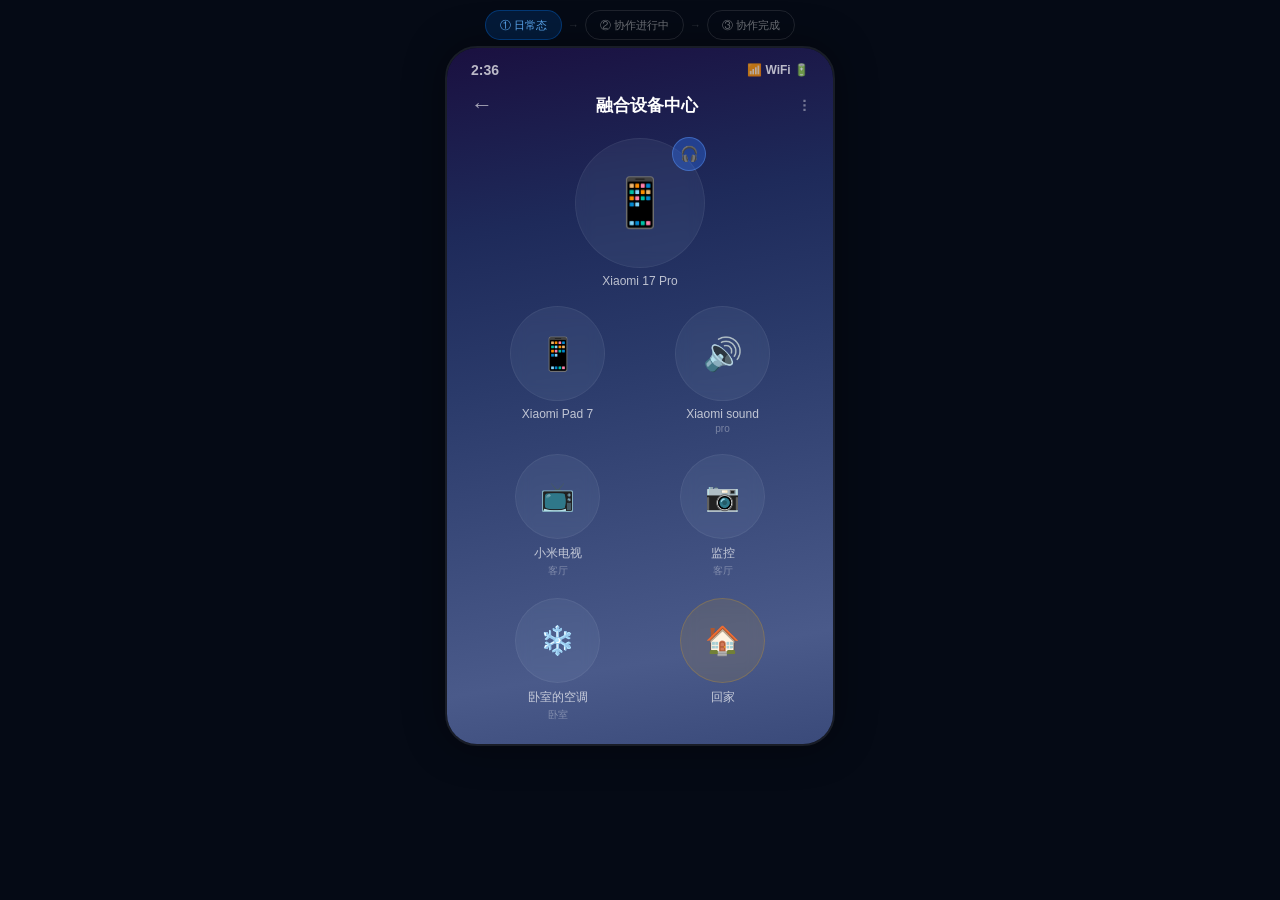
<file: plan7-bubble-chat.html>
<!DOCTYPE html>
<html lang="zh-CN">
<head>
<meta charset="UTF-8">
<meta name="viewport" content="width=device-width, initial-scale=1.0, maximum-scale=1.0, user-scalable=no">
<title>融合设备中心 · 协作球入口 Demo</title>
<style>
* { margin: 0; padding: 0; box-sizing: border-box; -webkit-tap-highlight-color: transparent; }

body {
  font-family: -apple-system, 'PingFang SC', 'Helvetica Neue', sans-serif;
  background: #050a15;
  color: #fff;
  height: 100vh;
  display: flex;
  flex-direction: column;
  align-items: center;
  overflow: hidden;
}

/* 顶部导航 */
.demo-nav {
  flex-shrink: 0;
  padding: 10px 0 6px;
  display: flex;
  justify-content: center;
  gap: 6px;
  z-index: 200;
}
.demo-nav button {
  padding: 6px 14px;
  border-radius: 20px;
  font-size: 11px;
  font-weight: 500;
  border: 1px solid rgba(255,255,255,0.1);
  background: transparent;
  color: rgba(255,255,255,0.4);
  cursor: pointer;
  transition: all 0.3s;
}
.demo-nav button.active {
  background: rgba(0,122,255,0.15);
  border-color: rgba(0,122,255,0.3);
  color: rgba(100,180,255,0.9);
}
.demo-nav span { color: rgba(255,255,255,0.15); font-size: 11px; line-height: 30px; }

/* 手机壳 */
.phone {
  width: 390px;
  height: 700px;
  border-radius: 32px;
  overflow: hidden;
  border: 2px solid rgba(255,255,255,0.08);
  box-shadow: 0 0 40px rgba(0,0,0,0.4);
  flex-shrink: 0;
  position: relative;
}

/* ========== 页面容器 ========== */
.page {
  position: absolute;
  inset: 0;
  transition: transform 0.45s cubic-bezier(0.32,0.72,0,1), opacity 0.45s;
}
.page.hidden-right { transform: translateX(100%); opacity: 0; pointer-events: none; }
.page.hidden-left  { transform: translateX(-30%); opacity: 0.5; pointer-events: none; }

/* ========== 设备中心页 ========== */
.dc-page {
  background: linear-gradient(170deg, #1a1040 0%, #1e2a5a 25%, #2a3a6a 45%, #3a4a7a 65%, #4a5a8a 85%, #3a4a7a 100%);
  overflow-y: auto;
  -webkit-overflow-scrolling: touch;
}

.status-bar {
  display: flex; justify-content: space-between; align-items: center;
  padding: 14px 24px 0; font-size: 14px; font-weight: 600;
  color: rgba(255,255,255,0.7);
}
.dc-header {
  display: flex; justify-content: space-between; align-items: center;
  padding: 14px 24px 8px;
}
.dc-header .back { font-size: 22px; color: rgba(255,255,255,0.6); }
.dc-header .title { font-size: 17px; font-weight: 600; }
.dc-header .more { font-size: 18px; color: rgba(255,255,255,0.4); }

/* 气泡区域 */
.bubble-area {
  position: relative;
  width: 100%;
  padding-bottom: 40px;
}

/* 设备气泡通用 */
.dev-bubble {
  display: flex;
  flex-direction: column;
  align-items: center;
  gap: 6px;
  cursor: pointer;
  transition: transform 0.2s;
}
.dev-bubble:active { transform: scale(0.95); }

.b-circle {
  border-radius: 50%;
  display: flex;
  align-items: center;
  justify-content: center;
  position: relative;
  background: rgba(180,200,230,0.08);
  border: 1px solid rgba(255,255,255,0.06);
  backdrop-filter: blur(8px);
  -webkit-backdrop-filter: blur(8px);
}
.b-name { font-size: 12px; color: rgba(255,255,255,0.7); text-align: center; white-space: nowrap; }
.b-sub  { font-size: 10px; color: rgba(255,255,255,0.35); margin-top: -4px; text-align: center; }

/* 主设备行 */
.row-main {
  display: flex;
  justify-content: center;
  align-items: flex-start;
  gap: 0;
  padding: 12px 0 8px;
  position: relative;
}
.row-main .b-circle { width: 130px; height: 130px; }
.row-main .emoji { font-size: 48px; }
.earbuds {
  position: absolute;
  top: -2px; right: -2px;
  width: 34px; height: 34px;
  border-radius: 50%;
  background: rgba(50,120,255,0.35);
  border: 1.5px solid rgba(100,160,255,0.4);
  display: flex; align-items: center; justify-content: center;
  font-size: 15px;
}

/* 设备行 */
.row-devices {
  display: flex;
  justify-content: space-around;
  padding: 10px 28px;
}
.row-devices .b-circle { width: 95px; height: 95px; }
.row-devices .emoji { font-size: 32px; }

.row-small {
  display: flex;
  justify-content: space-around;
  padding: 10px 28px;
}
.row-small .b-circle { width: 85px; height: 85px; }
.row-small .emoji { font-size: 28px; }

/* 底部行 */
.row-bottom {
  display: flex;
  justify-content: space-around;
  padding: 10px 28px;
}
.row-bottom .b-circle { width: 85px; height: 85px; }
.row-bottom .emoji { font-size: 28px; }
.scene-circle {
  background: rgba(255,180,0,0.1) !important;
  border-color: rgba(255,180,0,0.2) !important;
}

/* ========== 协作球 ========== */
.collab-bubble {
  display: flex;
  flex-direction: column;
  align-items: center;
  gap: 6px;
  cursor: pointer;
  transition: transform 0.2s, opacity 0.5s cubic-bezier(0.34,1.56,0.64,1), max-width 0.5s cubic-bezier(0.34,1.56,0.64,1);
  opacity: 0;
  max-width: 0;
  overflow: visible;
  pointer-events: none;
  align-self: flex-start;
  margin-top: 8px;
}
.collab-bubble:active { transform: scale(0.95); }
.collab-bubble.show {
  opacity: 1;
  max-width: 120px;
  pointer-events: auto;
}

.collab-circle {
  width: 80px;
  height: 80px;
  border-radius: 50%;
  position: relative;
  display: flex;
  align-items: center;
  justify-content: center;
}

/* 协作球背景 */
.collab-bg {
  position: absolute;
  inset: 0;
  border-radius: 50%;
  background: linear-gradient(135deg, rgba(100,60,200,0.25), rgba(60,120,255,0.2));
  border: 1.5px solid rgba(130,100,255,0.3);
}

/* 呼吸光晕 */
.collab-glow {
  position: absolute;
  inset: -8px;
  border-radius: 50%;
  background: radial-gradient(circle, rgba(100,80,220,0.2) 0%, transparent 70%);
  animation: glow-pulse 3s ease-in-out infinite;
}
.collab-bubble.done .collab-glow {
  background: radial-gradient(circle, rgba(0,200,100,0.2) 0%, transparent 70%);
}
.collab-bubble.done .collab-bg {
  background: linear-gradient(135deg, rgba(0,200,100,0.2), rgba(0,180,80,0.15));
  border-color: rgba(0,230,118,0.35);
}
@keyframes glow-pulse {
  0%, 100% { transform: scale(1); opacity: 0.6; }
  50% { transform: scale(1.15); opacity: 1; }
}

/* 球内设备图标 - 三角形构图 */
.collab-devices {
  position: relative;
  z-index: 2;
  display: flex;
  flex-direction: column;
  align-items: center;
  gap: 2px;
}
.collab-devices-top {
  display: flex;
  justify-content: center;
}
.collab-devices-bottom {
  display: flex;
  gap: 6px;
}
.cd-icon {
  font-size: 18px;
  filter: drop-shadow(0 1px 3px rgba(0,0,0,0.3));
  animation: cd-float 3s ease-in-out infinite;
}
.cd-icon:nth-child(1) { animation-delay: 0s; }
.cd-icon:nth-child(2) { animation-delay: -1s; }
.collab-devices-top .cd-icon { animation-delay: -2s; }

@keyframes cd-float {
  0%, 100% { transform: translateY(0); }
  50% { transform: translateY(-3px); }
}

.collab-name {
  font-size: 11px;
  color: rgba(200,180,255,0.8);
  font-weight: 500;
  white-space: nowrap;
}
.collab-bubble.done .collab-name { color: rgba(180,255,210,0.8); }

/* ========== 群聊页 ========== */
.chat-page {
  background: linear-gradient(180deg, #0c1829, #080e1e);
  display: flex;
  flex-direction: column;
}

.chat-header {
  display: flex;
  align-items: center;
  gap: 12px;
  padding: 0 20px 14px;
  border-bottom: 1px solid rgba(255,255,255,0.05);
}
.chat-back {
  font-size: 22px;
  color: rgba(255,255,255,0.6);
  cursor: pointer;
  padding: 4px;
}
.chat-hinfo { flex: 1; }
.chat-htitle { font-size: 16px; font-weight: 600; }
.chat-hsub { font-size: 11px; color: rgba(255,255,255,0.35); margin-top: 2px; }
.chat-avatars { display: flex; }
.chat-av {
  width: 24px; height: 24px; border-radius: 50%;
  background: rgba(255,255,255,0.08);
  border: 2px solid #0c1829;
  display: flex; align-items: center; justify-content: center;
  font-size: 12px; margin-left: -6px;
}
.chat-av:first-child { margin-left: 0; }

/* 消息流 */
.chat-msgs {
  flex: 1;
  overflow-y: auto;
  padding: 16px 16px 20px;
  display: flex;
  flex-direction: column;
  gap: 14px;
  -webkit-overflow-scrolling: touch;
}

.msg-time { text-align: center; font-size: 10px; color: rgba(255,255,255,0.2); padding: 4px 0; }

/* 主设备消息 */
.msg-r {
  display: flex; flex-direction: column; align-items: flex-end; gap: 4px;
}
.msg-r .sn { font-size: 10px; color: rgba(0,150,255,0.6); font-weight: 500; margin-right: 4px; }
.msg-r .bl {
  background: linear-gradient(135deg, rgba(0,122,255,0.15), rgba(0,122,255,0.08));
  border: 1px solid rgba(0,122,255,0.2);
  border-radius: 16px 16px 4px 16px;
  padding: 10px 14px; font-size: 13px; line-height: 1.6;
  max-width: 280px; color: rgba(180,220,255,0.9);
}

/* 工作设备消息 */
.msg-l { display: flex; gap: 8px; align-items: flex-start; }
.msg-av {
  width: 32px; height: 32px; border-radius: 12px;
  display: flex; align-items: center; justify-content: center;
  font-size: 16px; flex-shrink: 0;
  border: 1px solid rgba(255,255,255,0.08);
}
.msg-av.av-d { background: rgba(0,230,118,0.08); border-color: rgba(0,230,118,0.2); }
.msg-av.av-w { background: rgba(255,215,64,0.08); border-color: rgba(255,215,64,0.15); }
.msg-c { display: flex; flex-direction: column; gap: 3px; }
.msg-c .sn {
  font-size: 10px; color: rgba(255,255,255,0.35); font-weight: 500;
  display: flex; align-items: center; gap: 6px;
}
.msg-tag { font-size: 9px; padding: 1px 6px; border-radius: 6px; background: rgba(255,255,255,0.06); color: rgba(255,255,255,0.3); }
.msg-c .bl {
  background: rgba(255,255,255,0.05);
  border: 1px solid rgba(255,255,255,0.07);
  border-radius: 16px 16px 16px 4px;
  padding: 10px 14px; font-size: 13px; line-height: 1.5;
  max-width: 260px; color: rgba(255,255,255,0.8);
}
.msg-c .bl.bl-d {
  background: rgba(0,230,118,0.06);
  border-color: rgba(0,230,118,0.12);
  color: rgba(200,255,220,0.9);
}

.msg-sys { text-align: center; font-size: 11px; color: rgba(255,255,255,0.25); padding: 2px 0; }

.chat-footer {
  padding: 14px 20px 28px;
  text-align: center;
  border-top: 1px solid rgba(255,255,255,0.05);
  background: rgba(8,14,30,0.95);
  flex-shrink: 0;
}
.chat-footer span { font-size: 12px; color: rgba(255,255,255,0.25); }
</style>
</head>
<body>

<div class="demo-nav">
  <button class="active" onclick="showState('normal')">① 日常态</button>
  <span>→</span>
  <button onclick="showState('collab')">② 协作进行中</button>
  <span>→</span>
  <button onclick="showState('done')">③ 协作完成</button>
</div>

<div class="phone">
  <!-- ===== 设备中心页 ===== -->
  <div class="page dc-page" id="pageDC">
    <div class="status-bar"><span>2:36</span><span style="font-size:12px">📶 WiFi 🔋</span></div>
    <div class="dc-header">
      <span class="back">←</span>
      <span class="title">融合设备中心</span>
      <span class="more">⋮</span>
    </div>

    <div class="bubble-area">
      <!-- 第一行：主设备 + 协作球（右上方） -->
      <div class="row-main">
        <div class="dev-bubble">
          <div class="b-circle">
            <span class="earbuds">🎧</span>
            <span class="emoji" style="font-size:48px">📱</span>
          </div>
          <span class="b-name">Xiaomi 17 Pro</span>
        </div>
        <!-- 协作球，手机右上方 -->
        <div class="collab-bubble" id="collabBubble" onclick="openChat()">
          <div class="collab-circle">
            <div class="collab-glow"></div>
            <div class="collab-bg"></div>
            <div class="collab-devices">
              <div class="collab-devices-top"><span class="cd-icon">💡</span></div>
              <div class="collab-devices-bottom"><span class="cd-icon">🔊</span><span class="cd-icon">📺</span></div>
            </div>
          </div>
          <span class="collab-name" id="collabName">聚会氛围</span>
        </div>
      </div>

      <!-- 第二行：Pad + 音箱 -->
      <div class="row-devices">
        <div class="dev-bubble">
          <div class="b-circle">
            <span class="emoji">📱</span>
          </div>
          <span class="b-name">Xiaomi Pad 7</span>
        </div>
        <div class="dev-bubble">
          <div class="b-circle">
            <span class="emoji">🔊</span>
          </div>
          <span class="b-name">Xiaomi sound</span>
          <span class="b-sub">pro</span>
        </div>
      </div>

      <!-- 第三行：电视 + 监控（始终存在） -->
      <div class="row-small">
        <div class="dev-bubble">
          <div class="b-circle">
            <span class="emoji">📺</span>
          </div>
          <span class="b-name">小米电视</span>
          <span class="b-sub">客厅</span>
        </div>

        <div class="dev-bubble">
          <div class="b-circle">
            <span class="emoji">📷</span>
          </div>
          <span class="b-name">监控</span>
          <span class="b-sub">客厅</span>
        </div>
      </div>

      <!-- 第四行：空调 + 回家 -->
      <div class="row-bottom">
        <div class="dev-bubble">
          <div class="b-circle">
            <span class="emoji">❄️</span>
          </div>
          <span class="b-name">卧室的空调</span>
          <span class="b-sub">卧室</span>
        </div>
        <div class="dev-bubble">
          <div class="b-circle scene-circle">
            <span class="emoji">🏠</span>
          </div>
          <span class="b-name">回家</span>
        </div>
      </div>
    </div>
  </div>

  <!-- ===== 群聊页 ===== -->
  <div class="page chat-page hidden-right" id="pageChat">
    <div class="status-bar"><span>2:38</span><span style="font-size:12px">📶 WiFi 🔋</span></div>
    <div class="chat-header">
      <span class="chat-back" onclick="closeChat()">‹</span>
      <div class="chat-hinfo">
        <div class="chat-htitle">设备协作群聊</div>
        <div class="chat-hsub" id="chatSub">3 台设备协作中</div>
      </div>
      <div class="chat-avatars">
        <div class="chat-av">📱</div>
        <div class="chat-av">💡</div>
        <div class="chat-av">🔊</div>
        <div class="chat-av">📺</div>
      </div>
    </div>

    <div class="chat-msgs" id="chatMsgs">
      <div class="msg-time">今天 18:32</div>

      <div class="msg-r">
        <span class="sn">📱 手机 · 指挥</span>
        <div class="bl">老板想搞个聚会氛围，我来分配一下——<br>💡 客厅灯调暖光<br>🔊 音箱放点轻松的<br>📺 电视开个氛围屏保</div>
      </div>

      <div class="msg-l">
        <div class="msg-av av-d">💡</div>
        <div class="msg-c">
          <span class="sn">客厅吸顶灯 <span class="msg-tag">IoT</span></span>
          <div class="bl">收到，调暖光 60%</div>
        </div>
      </div>

      <div class="msg-l">
        <div class="msg-av av-w">🔊</div>
        <div class="msg-c">
          <span class="sn">小米音箱 <span class="msg-tag">Extension</span></span>
          <div class="bl">好的，找个爵士歌单 🎵</div>
        </div>
      </div>

      <div class="msg-l">
        <div class="msg-av av-w">📺</div>
        <div class="msg-c">
          <span class="sn">小米电视 <span class="msg-tag">Extension+</span></span>
          <div class="bl">收到，生成祝福卡片中</div>
        </div>
      </div>

      <div class="msg-l">
        <div class="msg-av av-d">💡</div>
        <div class="msg-c">
          <span class="sn">客厅吸顶灯</span>
          <div class="bl bl-d">暖光已调好 💡</div>
        </div>
      </div>

      <div class="msg-l">
        <div class="msg-av av-w">🔊</div>
        <div class="msg-c">
          <span class="sn">小米音箱</span>
          <div class="bl">找到了，「深夜爵士」歌单，要放吗？🎵</div>
        </div>
      </div>

      <div class="msg-r">
        <span class="sn">📱 手机</span>
        <div class="bl">放吧 👍</div>
      </div>

      <!-- 完成态额外消息 -->
      <div class="msg-l msg-done-extra" style="display:none">
        <div class="msg-av av-d">🔊</div>
        <div class="msg-c">
          <span class="sn">小米音箱</span>
          <div class="bl bl-d">开始播放「深夜爵士」🎶</div>
        </div>
      </div>

      <div class="msg-l msg-done-extra" style="display:none">
        <div class="msg-av av-d">📺</div>
        <div class="msg-c">
          <span class="sn">小米电视</span>
          <div class="bl bl-d">氛围屏保已开 🎂</div>
        </div>
      </div>

      <div class="msg-r msg-done-extra" style="display:none">
        <span class="sn">📱 手机</span>
        <div class="bl">都搞定了 🎉 灯光暖了、音乐放着、电视也准备好了！</div>
      </div>

      <div class="msg-sys msg-done-extra" style="display:none">— 协作完成 · 3 台设备参与 —</div>
    </div>

    <div class="chat-footer">
      <span>🔒 群聊为只读，设备协作过程自动记录</span>
    </div>
  </div>
</div>

<script>
const pageDC = document.getElementById('pageDC');
const pageChat = document.getElementById('pageChat');
const collabBubble = document.getElementById('collabBubble');
const collabName = document.getElementById('collabName');
const chatSub = document.getElementById('chatSub');

let currentState = 'normal';

function showState(state) {
  currentState = state;
  closeChat();

  document.querySelectorAll('.demo-nav button').forEach((btn, i) => {
    btn.classList.toggle('active', ['normal','collab','done'][i] === state);
  });

  if (state === 'normal') {
    collabBubble.classList.remove('show', 'done');
    hideDoneMessages();
  }
  else if (state === 'collab') {
    collabBubble.classList.add('show');
    collabBubble.classList.remove('done');
    collabName.textContent = '聚会氛围';
    chatSub.textContent = '3 台设备协作中';
    hideDoneMessages();
  }
  else if (state === 'done') {
    collabBubble.classList.add('show', 'done');
    collabName.textContent = '聚会氛围 ✓';
    chatSub.textContent = '3 台设备 · 协作完成';
    showDoneMessages();
  }
}

function openChat() {
  pageDC.classList.add('hidden-left');
  pageChat.classList.remove('hidden-right');
}

function closeChat() {
  pageChat.classList.add('hidden-right');
  pageDC.classList.remove('hidden-left');
}

function hideDoneMessages() {
  document.querySelectorAll('.msg-done-extra').forEach(el => el.style.display = 'none');
}
function showDoneMessages() {
  document.querySelectorAll('.msg-done-extra').forEach(el => el.style.display = '');
}
</script>
</body>
</html>
</file>
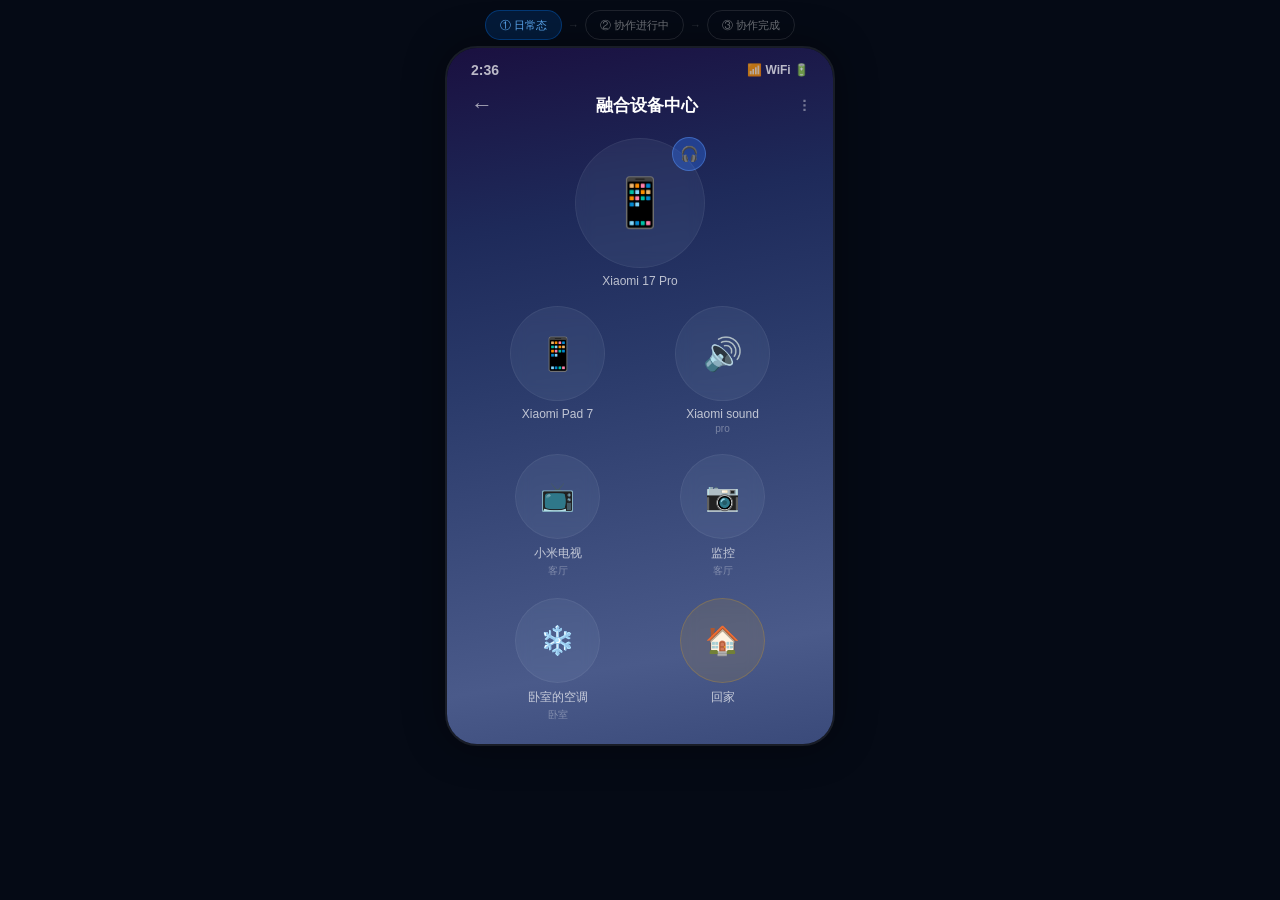
<file: plan9-badge-entry.html>
<!DOCTYPE html>
<html lang="zh-CN">
<head>
<meta charset="UTF-8">
<meta name="viewport" content="width=device-width, initial-scale=1.0, maximum-scale=1.0, user-scalable=no">
<title>融合设备中心 · 方案C MiClaw Badge</title>
<style>
* { margin: 0; padding: 0; box-sizing: border-box; -webkit-tap-highlight-color: transparent; }

body {
  font-family: -apple-system, 'PingFang SC', 'Helvetica Neue', sans-serif;
  background: #050a15; color: #fff; height: 100vh;
  display: flex; flex-direction: column; align-items: center; overflow: hidden;
}

.demo-nav {
  flex-shrink: 0; padding: 10px 0 6px;
  display: flex; justify-content: center; gap: 6px; z-index: 200;
}
.demo-nav button {
  padding: 6px 14px; border-radius: 20px; font-size: 11px; font-weight: 500;
  border: 1px solid rgba(255,255,255,0.1); background: transparent;
  color: rgba(255,255,255,0.4); cursor: pointer; transition: all 0.3s;
}
.demo-nav button.active {
  background: rgba(0,122,255,0.15); border-color: rgba(0,122,255,0.3);
  color: rgba(100,180,255,0.9);
}
.demo-nav span { color: rgba(255,255,255,0.15); font-size: 11px; line-height: 30px; }

.phone {
  width: 390px; height: 700px; border-radius: 32px; overflow: hidden;
  border: 2px solid rgba(255,255,255,0.08);
  box-shadow: 0 0 40px rgba(0,0,0,0.4); flex-shrink: 0; position: relative;
}

.page {
  position: absolute; inset: 0;
  transition: transform 0.45s cubic-bezier(0.32,0.72,0,1), opacity 0.45s;
}
.page.hidden-right { transform: translateX(100%); opacity: 0; pointer-events: none; }
.page.hidden-left  { transform: translateX(-30%); opacity: 0.5; pointer-events: none; }

/* ===== 设备中心 ===== */
.dc-page {
  background: linear-gradient(170deg, #1a1040 0%, #1e2a5a 25%, #2a3a6a 45%, #3a4a7a 65%, #4a5a8a 85%, #3a4a7a 100%);
  overflow-y: auto; -webkit-overflow-scrolling: touch;
}
.status-bar {
  display: flex; justify-content: space-between; align-items: center;
  padding: 14px 24px 0; font-size: 14px; font-weight: 600; color: rgba(255,255,255,0.7);
}
.dc-header {
  display: flex; justify-content: space-between; align-items: center; padding: 14px 24px 8px;
}
.dc-header .back { font-size: 22px; color: rgba(255,255,255,0.6); }
.dc-header .title { font-size: 17px; font-weight: 600; }
.dc-header .more { font-size: 18px; color: rgba(255,255,255,0.4); }

.bubble-area { position: relative; width: 100%; padding-bottom: 40px; }

.dev-bubble {
  display: flex; flex-direction: column; align-items: center; gap: 6px;
  cursor: pointer; transition: transform 0.2s;
}
.dev-bubble:active { transform: scale(0.95); }

.b-circle {
  border-radius: 50%;
  display: flex; align-items: center; justify-content: center;
  position: relative;
  background: rgba(180,200,230,0.08);
  border: 1px solid rgba(255,255,255,0.06);
  backdrop-filter: blur(8px); -webkit-backdrop-filter: blur(8px);
}
.b-name { font-size: 12px; color: rgba(255,255,255,0.7); text-align: center; white-space: nowrap; }
.b-sub  { font-size: 10px; color: rgba(255,255,255,0.35); margin-top: -4px; text-align: center; }

.row-main {
  display: flex; justify-content: center; padding: 12px 0 8px; position: relative;
}
.row-main .b-circle { width: 130px; height: 130px; }

.earbuds {
  position: absolute; top: -2px; right: -2px;
  width: 34px; height: 34px; border-radius: 50%;
  background: rgba(50,120,255,0.35); border: 1.5px solid rgba(100,160,255,0.4);
  display: flex; align-items: center; justify-content: center; font-size: 15px;
  z-index: 3;
}

/* ===== MiClaw Badge ===== */
.miclaw-badge {
  position: absolute;
  bottom: -2px; left: -2px;
  width: 38px; height: 38px;
  border-radius: 50%;
  background: linear-gradient(135deg, rgba(130,80,220,0.5), rgba(80,140,255,0.4));
  border: 2px solid rgba(160,120,255,0.5);
  display: flex; align-items: center; justify-content: center;
  font-size: 16px;
  z-index: 3;
  cursor: pointer;
  opacity: 0;
  transform: scale(0);
  transition: opacity 0.4s, transform 0.4s cubic-bezier(0.34,1.56,0.64,1);
  box-shadow: 0 0 12px rgba(130,80,220,0.3);
}
.miclaw-badge.show {
  opacity: 1; transform: scale(1);
}
.miclaw-badge:active { transform: scale(0.85); }

/* 呼吸动效 */
.miclaw-badge.show {
  animation: badge-breathe 2.5s ease-in-out infinite;
}
@keyframes badge-breathe {
  0%, 100% { box-shadow: 0 0 10px rgba(130,80,220,0.25); }
  50% { box-shadow: 0 0 22px rgba(130,80,220,0.5); }
}

/* 完成态 */
.miclaw-badge.done-badge {
  background: linear-gradient(135deg, rgba(0,200,100,0.5), rgba(0,180,80,0.4));
  border-color: rgba(0,230,118,0.5);
  box-shadow: 0 0 12px rgba(0,200,100,0.3);
  animation: badge-breathe-done 2.5s ease-in-out infinite;
}
@keyframes badge-breathe-done {
  0%, 100% { box-shadow: 0 0 10px rgba(0,200,100,0.25); }
  50% { box-shadow: 0 0 22px rgba(0,200,100,0.5); }
}

/* 小红点（进行中时显示） */
.badge-dot {
  position: absolute; top: -1px; right: -1px;
  width: 8px; height: 8px; border-radius: 50%;
  background: #ff5252;
  border: 1.5px solid rgba(20,10,40,0.8);
  opacity: 0; transition: opacity 0.3s;
}
.badge-dot.show { opacity: 1; animation: dot-blink 1.5s ease-in-out infinite; }
@keyframes dot-blink {
  0%, 100% { opacity: 1; }
  50% { opacity: 0.4; }
}

.row-devices {
  display: flex; justify-content: space-around; padding: 10px 28px;
}
.row-devices .b-circle { width: 95px; height: 95px; }

.row-small {
  display: flex; justify-content: space-around; padding: 10px 28px;
}
.row-small .b-circle { width: 85px; height: 85px; }

.row-bottom {
  display: flex; justify-content: space-around; padding: 10px 28px;
}
.row-bottom .b-circle { width: 85px; height: 85px; }
.scene-circle { background: rgba(255,180,0,0.1) !important; border-color: rgba(255,180,0,0.2) !important; }

/* ===== 群聊页 ===== */
.chat-page {
  background: linear-gradient(180deg, #0c1829, #080e1e);
  display: flex; flex-direction: column;
}
.chat-header {
  display: flex; align-items: center; gap: 12px;
  padding: 0 20px 14px; border-bottom: 1px solid rgba(255,255,255,0.05);
}
.chat-back { font-size: 22px; color: rgba(255,255,255,0.6); cursor: pointer; padding: 4px; }
.chat-hinfo { flex: 1; }
.chat-htitle { font-size: 16px; font-weight: 600; }
.chat-hsub { font-size: 11px; color: rgba(255,255,255,0.35); margin-top: 2px; }
.chat-avatars { display: flex; }
.chat-av {
  width: 24px; height: 24px; border-radius: 50%;
  background: rgba(255,255,255,0.08); border: 2px solid #0c1829;
  display: flex; align-items: center; justify-content: center;
  font-size: 12px; margin-left: -6px;
}
.chat-av:first-child { margin-left: 0; }

.chat-msgs {
  flex: 1; overflow-y: auto; padding: 16px 16px 20px;
  display: flex; flex-direction: column; gap: 14px;
  -webkit-overflow-scrolling: touch;
}
.msg-time { text-align: center; font-size: 10px; color: rgba(255,255,255,0.2); padding: 4px 0; }
.msg-r { display: flex; flex-direction: column; align-items: flex-end; gap: 4px; }
.msg-r .sn { font-size: 10px; color: rgba(0,150,255,0.6); font-weight: 500; margin-right: 4px; }
.msg-r .bl {
  background: linear-gradient(135deg, rgba(0,122,255,0.15), rgba(0,122,255,0.08));
  border: 1px solid rgba(0,122,255,0.2); border-radius: 16px 16px 4px 16px;
  padding: 10px 14px; font-size: 13px; line-height: 1.6;
  max-width: 280px; color: rgba(180,220,255,0.9);
}
.msg-l { display: flex; gap: 8px; align-items: flex-start; }
.msg-av {
  width: 32px; height: 32px; border-radius: 12px;
  display: flex; align-items: center; justify-content: center;
  font-size: 16px; flex-shrink: 0; border: 1px solid rgba(255,255,255,0.08);
}
.msg-av.av-d { background: rgba(0,230,118,0.08); border-color: rgba(0,230,118,0.2); }
.msg-av.av-w { background: rgba(255,215,64,0.08); border-color: rgba(255,215,64,0.15); }
.msg-c { display: flex; flex-direction: column; gap: 3px; }
.msg-c .sn { font-size: 10px; color: rgba(255,255,255,0.35); font-weight: 500; display: flex; align-items: center; gap: 6px; }
.msg-tag { font-size: 9px; padding: 1px 6px; border-radius: 6px; background: rgba(255,255,255,0.06); color: rgba(255,255,255,0.3); }
.msg-c .bl {
  background: rgba(255,255,255,0.05); border: 1px solid rgba(255,255,255,0.07);
  border-radius: 16px 16px 16px 4px; padding: 10px 14px; font-size: 13px;
  line-height: 1.5; max-width: 260px; color: rgba(255,255,255,0.8);
}
.msg-c .bl.bl-d { background: rgba(0,230,118,0.06); border-color: rgba(0,230,118,0.12); color: rgba(200,255,220,0.9); }
.msg-sys { text-align: center; font-size: 11px; color: rgba(255,255,255,0.25); padding: 2px 0; }
.chat-footer {
  padding: 14px 20px 28px; text-align: center;
  border-top: 1px solid rgba(255,255,255,0.05);
  background: rgba(8,14,30,0.95); flex-shrink: 0;
}
.chat-footer span { font-size: 12px; color: rgba(255,255,255,0.25); }
</style>
</head>
<body>

<div class="demo-nav">
  <button class="active" onclick="showState('normal')">① 日常态</button>
  <span>→</span>
  <button onclick="showState('collab')">② 协作进行中</button>
  <span>→</span>
  <button onclick="showState('done')">③ 协作完成</button>
</div>

<div class="phone">
  <!-- 设备中心 -->
  <div class="page dc-page" id="pageDC">
    <div class="status-bar"><span>2:36</span><span style="font-size:12px">📶 WiFi 🔋</span></div>
    <div class="dc-header">
      <span class="back">←</span>
      <span class="title">融合设备中心</span>
      <span class="more">⋮</span>
    </div>
    <div class="bubble-area">
      <div class="row-main">
        <div class="dev-bubble">
          <div class="b-circle">
            <span class="earbuds">🎧</span>
            <!-- MiClaw Badge -->
            <div class="miclaw-badge" id="miclawBadge" onclick="event.stopPropagation(); openChat();">
              <img src="miclaw-icon.png" style="width:28px;height:28px;border-radius:50%;object-fit:cover;">
              <span class="badge-dot" id="badgeDot"></span>
            </div>
            <span class="emoji" style="font-size:48px">📱</span>
          </div>
          <span class="b-name">Xiaomi 17 Pro</span>
        </div>
      </div>
      <div class="row-devices">
        <div class="dev-bubble">
          <div class="b-circle"><span class="emoji" style="font-size:32px">📱</span></div>
          <span class="b-name">Xiaomi Pad 7</span>
        </div>
        <div class="dev-bubble">
          <div class="b-circle"><span class="emoji" style="font-size:32px">🔊</span></div>
          <span class="b-name">Xiaomi sound</span>
          <span class="b-sub">pro</span>
        </div>
      </div>
      <div class="row-small">
        <div class="dev-bubble">
          <div class="b-circle"><span class="emoji" style="font-size:28px">📺</span></div>
          <span class="b-name">小米电视</span>
          <span class="b-sub">客厅</span>
        </div>
        <div class="dev-bubble">
          <div class="b-circle"><span class="emoji" style="font-size:28px">📷</span></div>
          <span class="b-name">监控</span>
          <span class="b-sub">客厅</span>
        </div>
      </div>
      <div class="row-bottom">
        <div class="dev-bubble">
          <div class="b-circle"><span class="emoji" style="font-size:28px">❄️</span></div>
          <span class="b-name">卧室的空调</span>
          <span class="b-sub">卧室</span>
        </div>
        <div class="dev-bubble">
          <div class="b-circle scene-circle"><span class="emoji" style="font-size:28px">🏠</span></div>
          <span class="b-name">回家</span>
        </div>
      </div>
    </div>
  </div>

  <!-- 群聊页 -->
  <div class="page chat-page hidden-right" id="pageChat">
    <div class="status-bar"><span>2:38</span><span style="font-size:12px">📶 WiFi 🔋</span></div>
    <div class="chat-header">
      <span class="chat-back" onclick="closeChat()">‹</span>
      <div class="chat-hinfo">
        <div class="chat-htitle">设备协作群聊</div>
        <div class="chat-hsub" id="chatSub">3 台设备协作中</div>
      </div>
      <div class="chat-avatars">
        <div class="chat-av">📱</div><div class="chat-av">💡</div>
        <div class="chat-av">🔊</div><div class="chat-av">📺</div>
      </div>
    </div>
    <div class="chat-msgs">
      <div class="msg-time">今天 18:32</div>
      <div class="msg-r"><span class="sn">📱 手机 · 指挥</span><div class="bl">老板想搞个聚会氛围，我来分配一下——<br>💡 客厅灯调暖光<br>🔊 音箱放点轻松的<br>📺 电视开个氛围屏保</div></div>
      <div class="msg-l"><div class="msg-av av-d">💡</div><div class="msg-c"><span class="sn">客厅吸顶灯 <span class="msg-tag">IoT</span></span><div class="bl">收到，调暖光 60%</div></div></div>
      <div class="msg-l"><div class="msg-av av-w">🔊</div><div class="msg-c"><span class="sn">小米音箱 <span class="msg-tag">Extension</span></span><div class="bl">好的，找个爵士歌单 🎵</div></div></div>
      <div class="msg-l"><div class="msg-av av-w">📺</div><div class="msg-c"><span class="sn">小米电视 <span class="msg-tag">Extension+</span></span><div class="bl">收到，生成祝福卡片中</div></div></div>
      <div class="msg-l"><div class="msg-av av-d">💡</div><div class="msg-c"><span class="sn">客厅吸顶灯</span><div class="bl bl-d">暖光已调好 💡</div></div></div>
      <div class="msg-l"><div class="msg-av av-w">🔊</div><div class="msg-c"><span class="sn">小米音箱</span><div class="bl">找到了，「深夜爵士」歌单，要放吗？🎵</div></div></div>
      <div class="msg-r"><span class="sn">📱 手机</span><div class="bl">放吧 👍</div></div>
      <div class="msg-l msg-done-extra" style="display:none"><div class="msg-av av-d">🔊</div><div class="msg-c"><span class="sn">小米音箱</span><div class="bl bl-d">开始播放「深夜爵士」🎶</div></div></div>
      <div class="msg-l msg-done-extra" style="display:none"><div class="msg-av av-d">📺</div><div class="msg-c"><span class="sn">小米电视</span><div class="bl bl-d">氛围屏保已开 🎂</div></div></div>
      <div class="msg-r msg-done-extra" style="display:none"><span class="sn">📱 手机</span><div class="bl">都搞定了 🎉 灯光暖了、音乐放着、电视也准备好了！</div></div>
      <div class="msg-sys msg-done-extra" style="display:none">— 协作完成 · 3 台设备参与 —</div>
    </div>
    <div class="chat-footer"><span>🔒 群聊为只读，设备协作过程自动记录</span></div>
  </div>
</div>

<script>
const badge = document.getElementById('miclawBadge');
const dot = document.getElementById('badgeDot');
const chatSub = document.getElementById('chatSub');

function showState(state) {
  closeChat();
  document.querySelectorAll('.demo-nav button').forEach((btn, i) => {
    btn.classList.toggle('active', ['normal','collab','done'][i] === state);
  });

  if (state === 'normal') {
    badge.classList.remove('show', 'done-badge');
    dot.classList.remove('show');
    hideDone();
  } else if (state === 'collab') {
    badge.classList.add('show');
    badge.classList.remove('done-badge');
    dot.classList.add('show');
    chatSub.textContent = '3 台设备协作中';
    hideDone();
  } else if (state === 'done') {
    badge.classList.add('show', 'done-badge');
    dot.classList.remove('show');
    chatSub.textContent = '3 台设备 · 协作完成';
    showDone();
  }
}

function openChat() {
  document.getElementById('pageDC').classList.add('hidden-left');
  document.getElementById('pageChat').classList.remove('hidden-right');
}
function closeChat() {
  document.getElementById('pageChat').classList.add('hidden-right');
  document.getElementById('pageDC').classList.remove('hidden-left');
}
function hideDone() { document.querySelectorAll('.msg-done-extra').forEach(el => el.style.display = 'none'); }
function showDone() { document.querySelectorAll('.msg-done-extra').forEach(el => el.style.display = ''); }
</script>
</body>
</html>
</file>
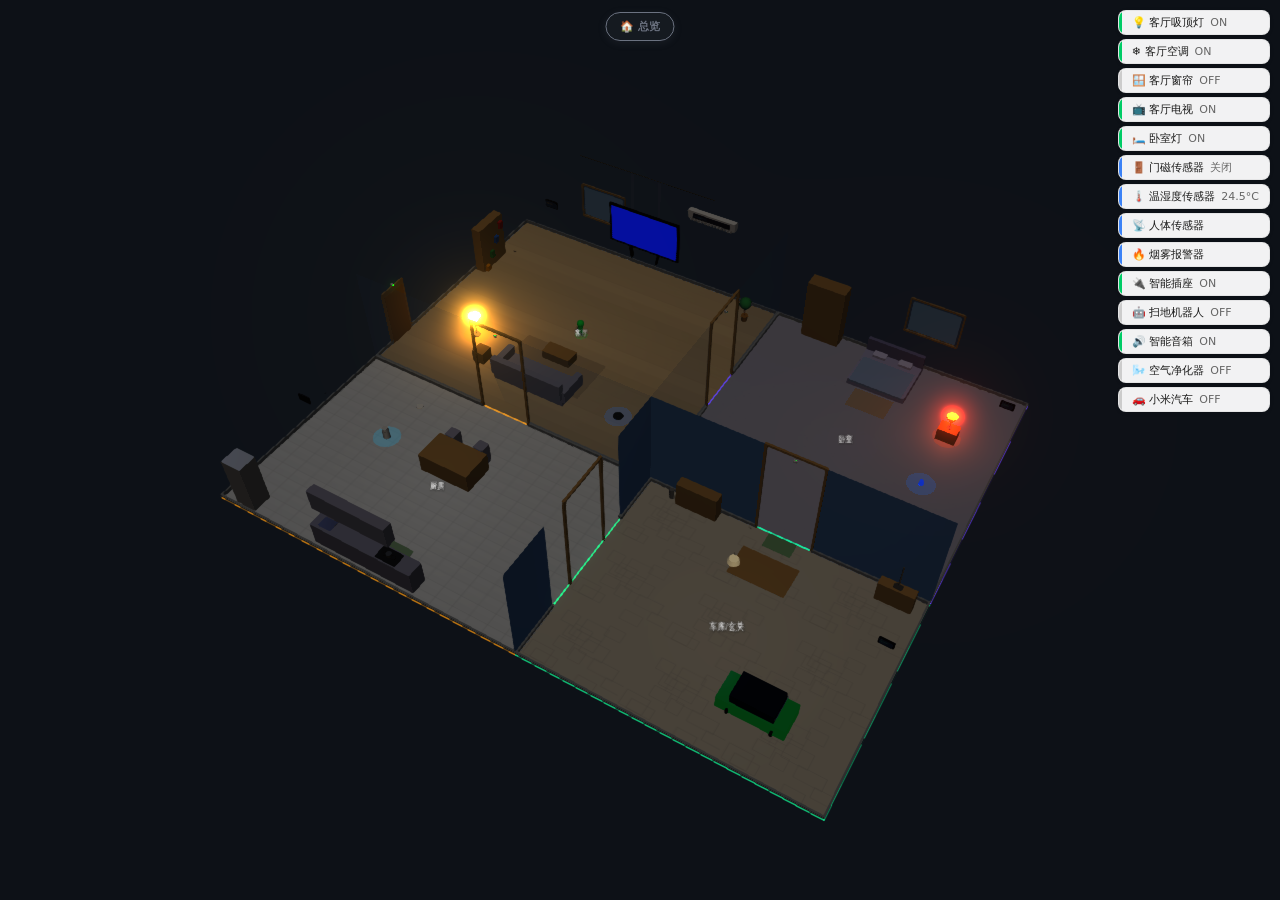
<file: 3d-scene/mobile.html>
<!doctype html>
<html lang="zh-CN">
  <head>
    <meta charset="UTF-8" />
    <meta name="viewport" content="width=device-width, initial-scale=1.0, maximum-scale=1.0, user-scalable=no" />
    <title>3D Smart Home</title>
    <style>
      * { margin: 0; padding: 0; box-sizing: border-box; }
      html, body, #root { width: 100%; height: 100%; overflow: hidden; background: #0d1117; }
    </style>
    <script type="module" crossorigin src="./assets/mobile-D1EQhBtQ.js"></script>
    <link rel="stylesheet" crossorigin href="./assets/mobile-B_zya4Zw.css">
  </head>
  <body>
    <div id="root"></div>
  </body>
</html>
</file>
<file: 3d-scene/assets/mobile-B_zya4Zw.css>
*,:before,:after{box-sizing:border-box;margin:0;padding:0}:root{--glass-bg:#fffffff2;--glass-bg-hover:#fff;--glass-border:#0000000f;--glass-border-hover:#0000001f;--glass-blur:blur(0px);--glass-shadow:0 2px 12px #00000014;--color-trigger:#f80;--color-query:#06b6d4;--color-logic:#a855f7;--color-action:#0c6;--color-success:#0c6;--color-error:#ef4444;--bg-base:#f5f5f5;--bg-surface:#fff;--bg-elevated:#fff;--text-primary:#1a1a1a;--text-secondary:#666;--text-muted:#999;--radius-sm:6px;--radius-md:10px;--radius-lg:16px;--radius-xl:20px;--spacing-xs:4px;--spacing-sm:8px;--spacing-md:12px;--spacing-lg:16px;--spacing-xl:24px}html,body,#root{-webkit-font-smoothing:antialiased;background:#f5f5f5;width:100%;height:100%;font-family:system-ui,-apple-system,sans-serif;overflow:hidden}@keyframes pulse-orange{0%,to{box-shadow:0 0 #f9731600}50%{box-shadow:0 0 0 10px #f9731666}}@keyframes pulse-cyan{0%,to{box-shadow:0 0 #06b6d400}50%{box-shadow:0 0 0 10px #06b6d466}}@keyframes pulse-purple{0%,to{box-shadow:0 0 #a855f700}50%{box-shadow:0 0 0 10px #a855f766}}@keyframes pulse-blue{0%,to{box-shadow:0 0 #3b82f600}50%{box-shadow:0 0 0 10px #3b82f666}}.node-running-trigger{animation:.8s ease-out infinite pulse-orange}.node-running-query{animation:.8s ease-out infinite pulse-cyan}.node-running-logic{animation:.8s ease-out infinite pulse-purple}.node-running-action{animation:.8s ease-out infinite pulse-blue}.flow-node{-webkit-backdrop-filter:blur(12px)}@keyframes node-enter{0%{opacity:0;transform:scale(.85)translateY(4px)}to{opacity:1;transform:scale(1)translateY(0)}}.node-enter{animation:.2s cubic-bezier(.34,1.56,.64,1) both node-enter}.node-glow-orange{box-shadow:0 0 0 1px #f9731680,0 0 16px #f9731626}.node-glow-cyan{box-shadow:0 0 0 1px #06b6d480,0 0 16px #06b6d426}.node-glow-purple{box-shadow:0 0 0 1px #a855f780,0 0 16px #a855f726}.node-glow-blue{box-shadow:0 0 0 1px #3b82f680,0 0 16px #3b82f626}.node-shadow{box-shadow:0 2px 12px #00000014}@keyframes border-sweep-orange{0%,to{border-color:#f973164d}50%{border-color:#f97316e6}}@keyframes border-sweep-cyan{0%,to{border-color:#06b6d44d}50%{border-color:#06b6d4e6}}@keyframes border-sweep-purple{0%,to{border-color:#a855f74d}50%{border-color:#a855f7e6}}@keyframes border-sweep-blue{0%,to{border-color:#3b82f64d}50%{border-color:#3b82f6e6}}.react-flow__edge-path{transition:opacity .3s}@keyframes fade-in{0%{opacity:0;transform:translateY(4px)}to{opacity:1;transform:translateY(0)}}@keyframes dash-flow{to{stroke-dashoffset:-18px}}@keyframes shimmer{0%{background-position:-200% 0}to{background-position:200% 0}}.edge-running path{stroke-dasharray:6 3;animation:.6s linear infinite dash-flow}@keyframes slide-in-right{0%{transform:translate(100%)}to{transform:translate(0)}}@keyframes spin{to{transform:rotate(360deg)}}
</file>
